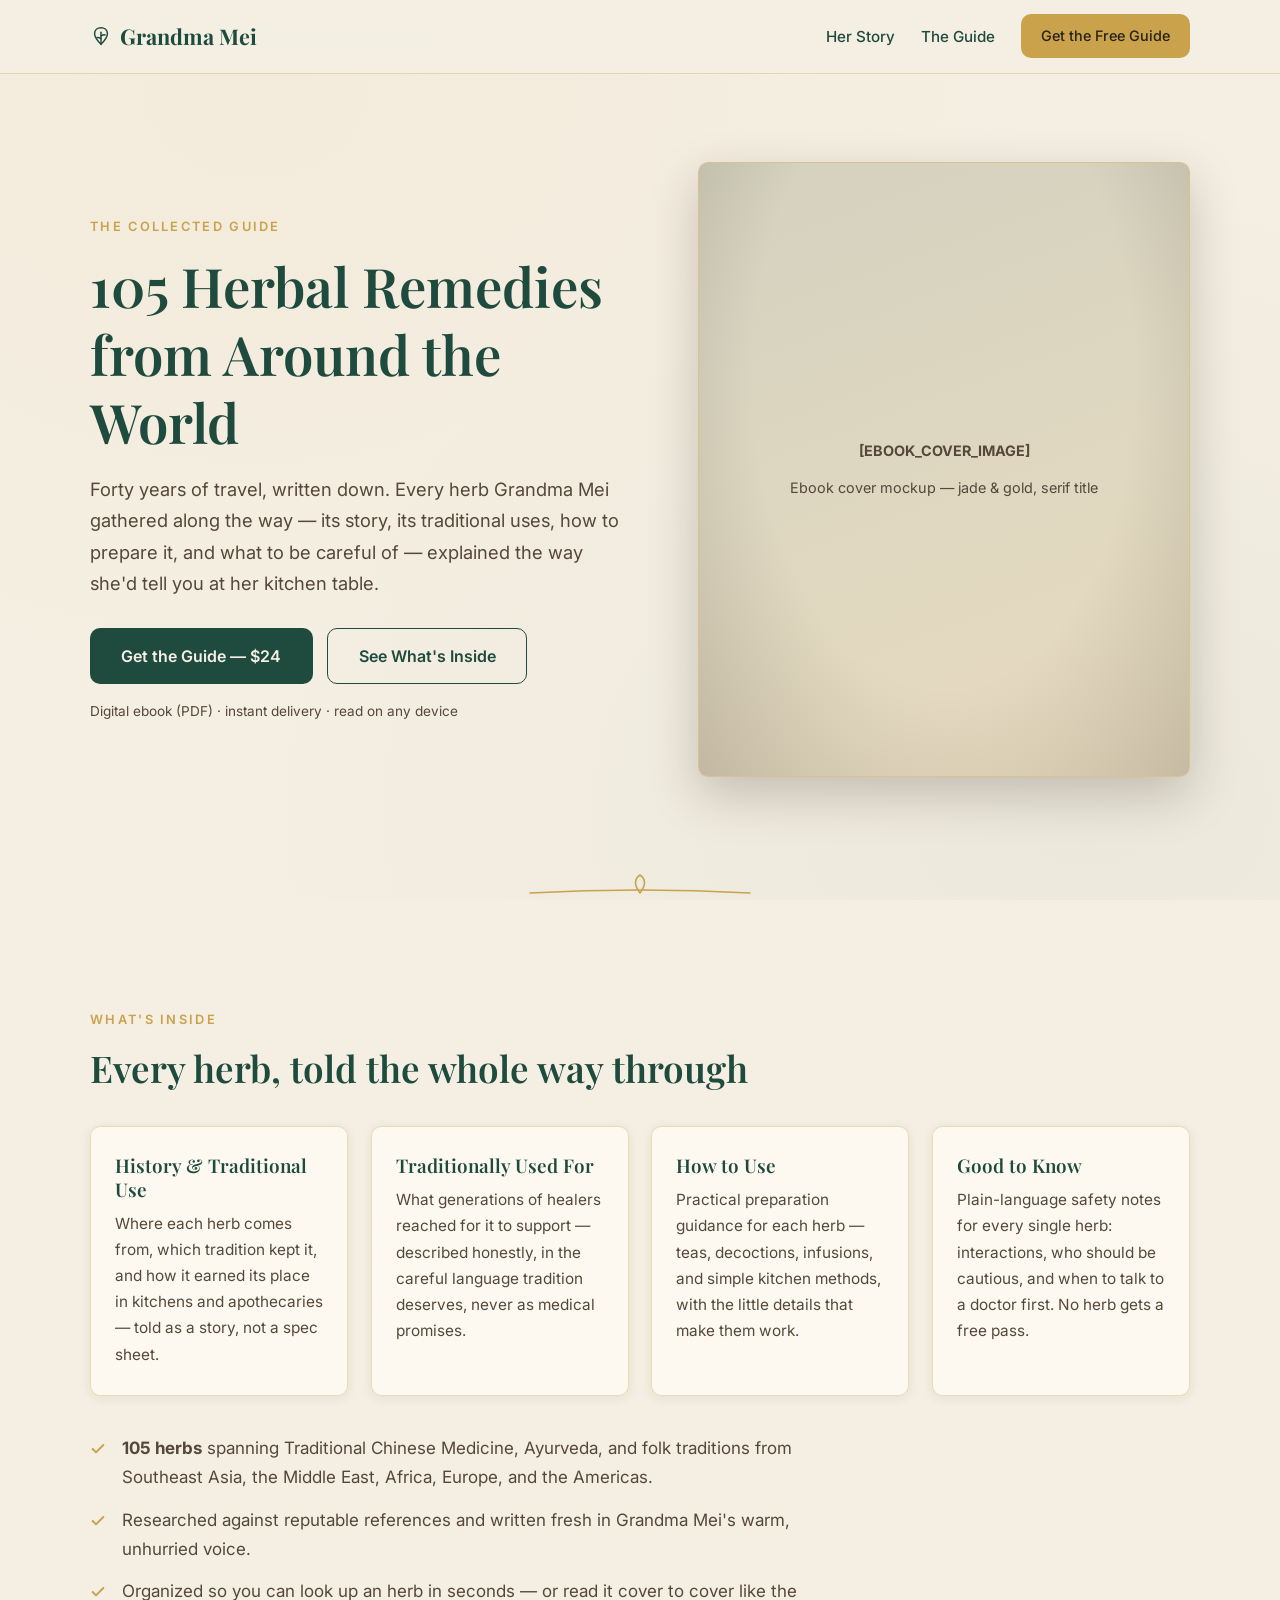
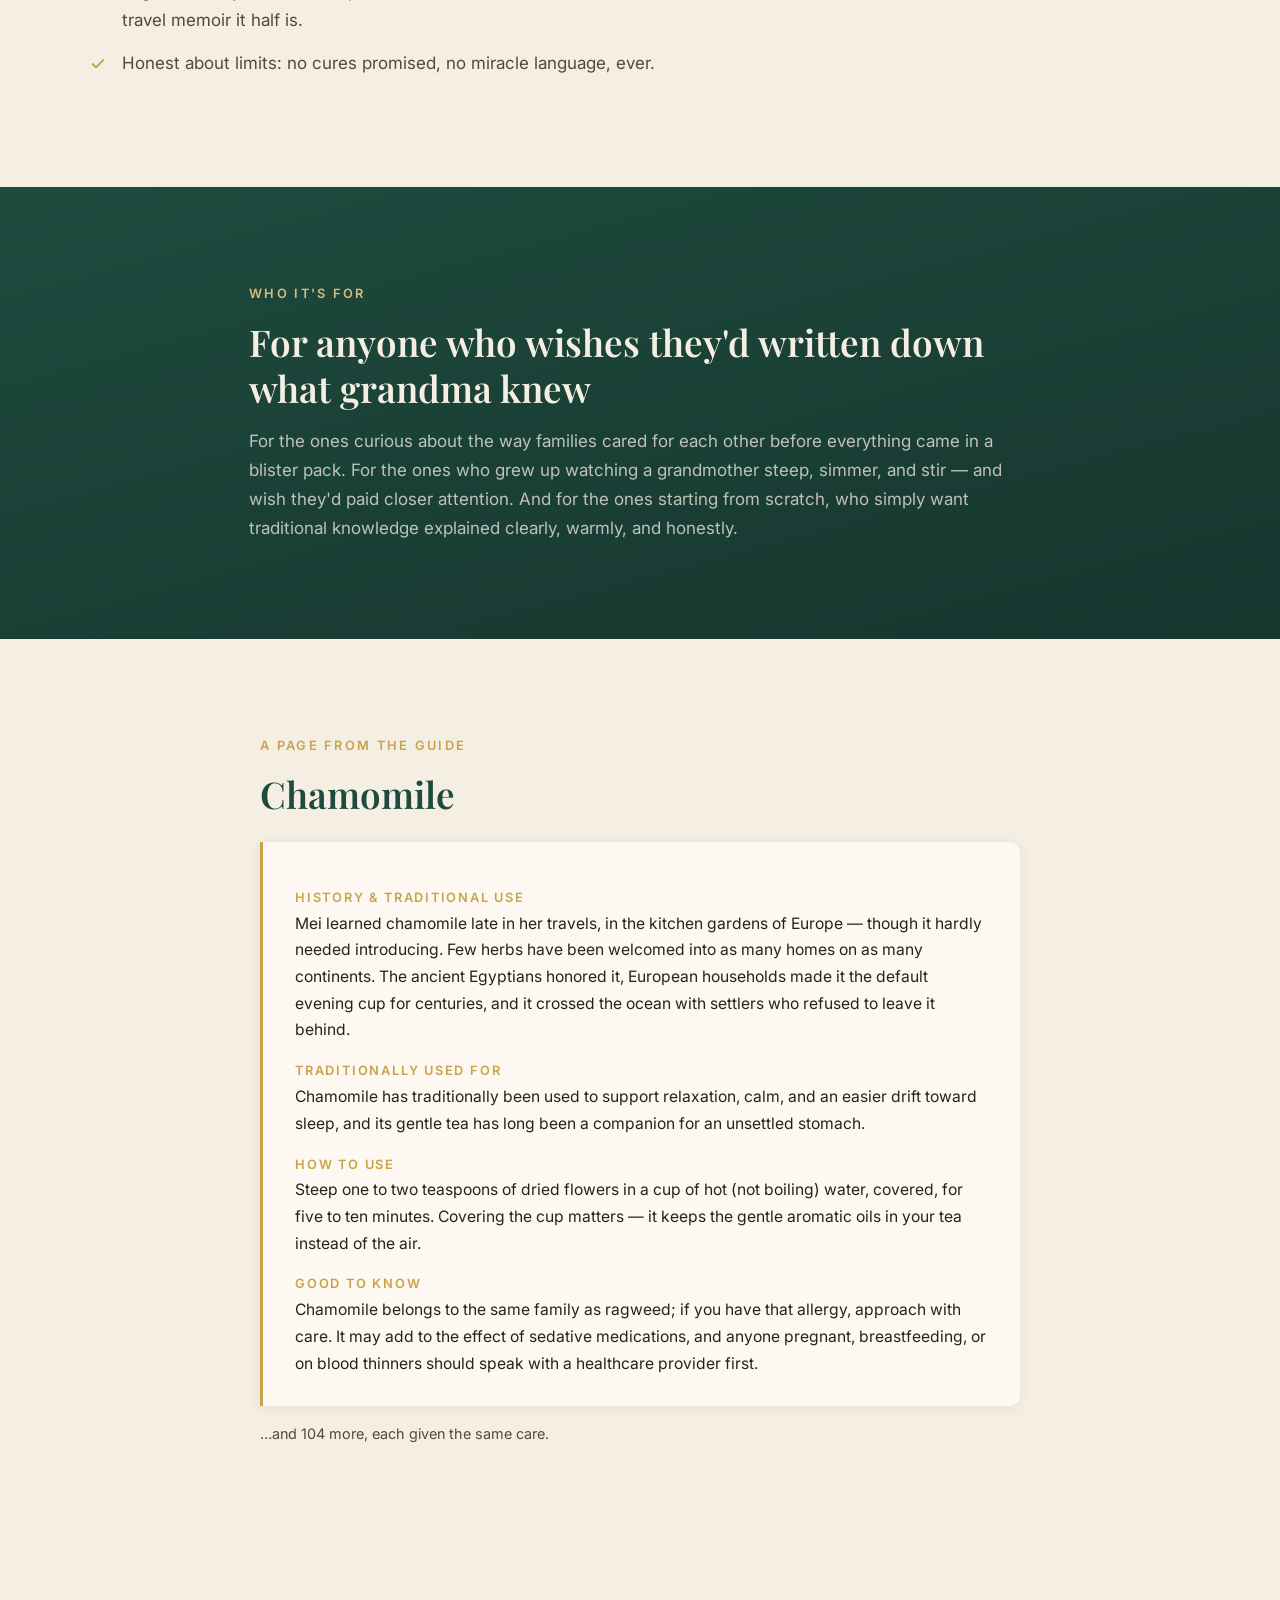
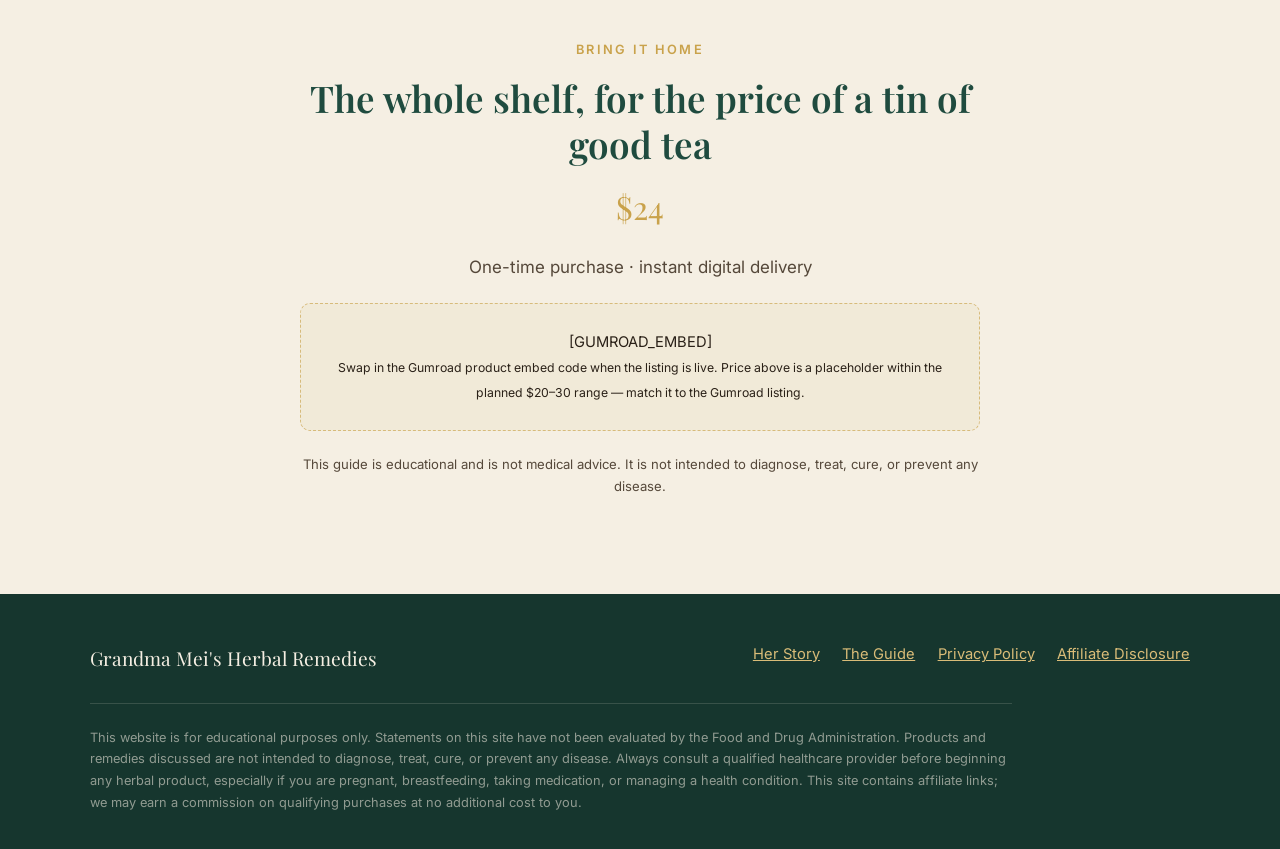
<file: ebook.html>
<!DOCTYPE html>
<html lang="en">
<head>
  <meta charset="UTF-8">
  <meta name="viewport" content="width=device-width, initial-scale=1.0">
  <title>The Guide — 105 Herbal Remedies from Around the World | Grandma Mei</title>
  <meta name="description" content="Grandma Mei's complete collected guide: 105 herbs from traditions across the world, each with its history, traditional uses, preparation guidance, and honest safety notes.">
  <link rel="preconnect" href="https://fonts.googleapis.com">
  <link rel="preconnect" href="https://fonts.gstatic.com" crossorigin>
  <link href="https://fonts.googleapis.com/css2?family=Playfair+Display:wght@600;700&family=Inter:wght@400;500;600&display=swap" rel="stylesheet">
  <link rel="stylesheet" href="css/styles.css">
</head>
<body>

  <header class="site-header">
    <div class="container site-header__inner">
      <a href="index.html" class="brand">
        <svg class="brand__leaf" viewBox="0 0 24 24" fill="none" stroke="currentColor" stroke-width="1.6" stroke-linecap="round" aria-hidden="true">
          <path d="M12 21c-4-4-7-7.6-7-11.5C5 5.5 8 3 12 3s7 2.5 7 6.5C19 13.4 16 17 12 21z"/><path d="M12 21V8"/>
          <path d="M12 12c1.5-1 3-1.4 4.5-1.2M12 15c-1.5-1-3-1.4-4.5-1.2"/>
        </svg>
        Grandma Mei
      </a>
      <button class="nav-toggle" aria-label="Toggle navigation" aria-expanded="false">
        <span></span><span></span><span></span>
      </button>
      <nav class="site-nav" aria-label="Main navigation">
        <a class="link-underline" href="story.html">Her Story</a>
        <a class="link-underline" href="ebook.html" aria-current="page">The Guide</a>
        <a class="btn btn--gold" href="index.html#free-guide">Get the Free Guide</a>
      </nav>
    </div>
  </header>

  <main>
    <!-- ================= Sales hero ================= -->
    <section class="hero">
      <div class="container hero__grid">
        <div>
          <p class="eyebrow reveal">The Collected Guide</p>
          <h1 class="hero__title reveal" style="--reveal-delay: 80ms;">105 Herbal Remedies from Around the World</h1>
          <p class="hero__lede reveal" style="--reveal-delay: 160ms;">Forty years of travel, written down. Every herb Grandma Mei gathered along the way — its story, its traditional uses, how to prepare it, and what to be careful of — explained the way she'd tell you at her kitchen table.</p>
          <div class="hero__ctas reveal" style="--reveal-delay: 240ms;">
            <a class="btn btn--primary" href="#buy">Get the Guide — $24</a>
            <a class="btn btn--outline" href="#inside">See What's Inside</a>
          </div>
          <p class="muted reveal" style="--reveal-delay: 300ms; font-size: 0.85rem; margin-top: 1rem;">Digital ebook (PDF) · instant delivery · read on any device</p>
        </div>
        <div class="reveal" style="--reveal-delay: 200ms;">
          <div class="portrait-frame" style="aspect-ratio: 4 / 5;">
            <!-- Replace with the ebook cover mockup when ready -->
            <div class="portrait-placeholder">
              <strong>[EBOOK_COVER_IMAGE]</strong>
              <span>Ebook cover mockup — jade &amp; gold, serif title</span>
            </div>
          </div>
        </div>
      </div>
    </section>

    <div class="divider reveal" data-draw aria-hidden="true">
      <svg viewBox="0 0 240 40">
        <path d="M10 20 Q 120 14, 230 20"/>
        <path d="M120 20 C 114 12, 114 6, 120 2 C 126 6, 126 12, 120 20"/>
      </svg>
    </div>

    <!-- ================= What's inside ================= -->
    <section id="inside">
      <div class="container">
        <p class="eyebrow reveal">What's Inside</p>
        <h2 class="reveal">Every herb, told the whole way through</h2>
        <div class="card-grid">
          <div class="card reveal">
            <h3>History &amp; Traditional Use</h3>
            <p>Where each herb comes from, which tradition kept it, and how it earned its place in kitchens and apothecaries — told as a story, not a spec sheet.</p>
          </div>
          <div class="card reveal" style="--reveal-delay: 100ms;">
            <h3>Traditionally Used For</h3>
            <p>What generations of healers reached for it to support — described honestly, in the careful language tradition deserves, never as medical promises.</p>
          </div>
          <div class="card reveal" style="--reveal-delay: 200ms;">
            <h3>How to Use</h3>
            <p>Practical preparation guidance for each herb — teas, decoctions, infusions, and simple kitchen methods, with the little details that make them work.</p>
          </div>
          <div class="card reveal" style="--reveal-delay: 300ms;">
            <h3>Good to Know</h3>
            <p>Plain-language safety notes for every single herb: interactions, who should be cautious, and when to talk to a doctor first. No herb gets a free pass.</p>
          </div>
        </div>

        <ul class="checklist" style="margin-top: 2.4rem; max-width: 44em;">
          <li class="reveal"><strong>105 herbs</strong> spanning Traditional Chinese Medicine, Ayurveda, and folk traditions from Southeast Asia, the Middle East, Africa, Europe, and the Americas.</li>
          <li class="reveal">Researched against reputable references and written fresh in Grandma Mei's warm, unhurried voice.</li>
          <li class="reveal">Organized so you can look up an herb in seconds — or read it cover to cover like the travel memoir it half is.</li>
          <li class="reveal">Honest about limits: no cures promised, no miracle language, ever.</li>
        </ul>
      </div>
    </section>

    <!-- ================= Who it's for (jade band) ================= -->
    <section class="band">
      <div class="container" style="max-width: 46em;">
        <p class="eyebrow reveal">Who It's For</p>
        <h2 class="reveal">For anyone who wishes they'd written down what grandma knew</h2>
        <p class="muted reveal" style="--reveal-delay: 100ms; margin-top: 1rem;">For the ones curious about the way families cared for each other before everything came in a blister pack. For the ones who grew up watching a grandmother steep, simmer, and stir — and wish they'd paid closer attention. And for the ones starting from scratch, who simply want traditional knowledge explained clearly, warmly, and honestly.</p>
      </div>
    </section>

    <!-- ================= Excerpt ================= -->
    <section>
      <div class="container container--narrow">
        <p class="eyebrow reveal">A Page from the Guide</p>
        <h2 class="reveal">Chamomile</h2>
        <div class="excerpt reveal" style="--reveal-delay: 120ms; margin-top: 1.6rem;">
          <h4>History &amp; Traditional Use</h4>
          <p>Mei learned chamomile late in her travels, in the kitchen gardens of Europe — though it hardly needed introducing. Few herbs have been welcomed into as many homes on as many continents. The ancient Egyptians honored it, European households made it the default evening cup for centuries, and it crossed the ocean with settlers who refused to leave it behind.</p>
          <h4>Traditionally Used For</h4>
          <p>Chamomile has traditionally been used to support relaxation, calm, and an easier drift toward sleep, and its gentle tea has long been a companion for an unsettled stomach.</p>
          <h4>How to Use</h4>
          <p>Steep one to two teaspoons of dried flowers in a cup of hot (not boiling) water, covered, for five to ten minutes. Covering the cup matters — it keeps the gentle aromatic oils in your tea instead of the air.</p>
          <h4>Good to Know</h4>
          <p>Chamomile belongs to the same family as ragweed; if you have that allergy, approach with care. It may add to the effect of sedative medications, and anyone pregnant, breastfeeding, or on blood thinners should speak with a healthcare provider first.</p>
        </div>
        <p class="muted reveal" style="font-size: 0.9rem; margin-top: 1rem;">…and 104 more, each given the same care.</p>
      </div>
    </section>

    <!-- ================= Buy (Gumroad) ================= -->
    <section id="buy">
      <div class="container" style="text-align:center; max-width: 40em;">
        <p class="eyebrow reveal">Bring It Home</p>
        <h2 class="reveal">The whole shelf, for the price of a tin of good tea</h2>
        <p class="price-tag reveal" style="--reveal-delay: 80ms; margin-top: 0.8rem;">$24</p>
        <p class="muted reveal" style="--reveal-delay: 140ms;">One-time purchase · instant digital delivery</p>
        <!-- Gumroad embedded checkout goes here once the product is live.
             Use Gumroad's overlay or embed widget; it handles payment,
             delivery, and receipts — no custom payment logic on this site. -->
        <div class="embed-placeholder reveal" style="--reveal-delay: 200ms;">
          [GUMROAD_EMBED]<br>
          <small>Swap in the Gumroad product embed code when the listing is live. Price above is a placeholder within the planned $20–30 range — match it to the Gumroad listing.</small>
        </div>
        <p class="muted reveal" style="--reveal-delay: 260ms; font-size: 0.82rem; margin-top: 1.4rem;">This guide is educational and is not medical advice. It is not intended to diagnose, treat, cure, or prevent any disease.</p>
      </div>
    </section>
  </main>

  <footer class="site-footer">
    <div class="container">
      <div class="site-footer__grid">
        <div class="site-footer__brand">Grandma Mei's Herbal Remedies</div>
        <nav class="site-footer__links" aria-label="Footer navigation">
          <a href="story.html">Her Story</a>
          <a href="ebook.html">The Guide</a>
          <a href="privacy.html">Privacy Policy</a>
          <a href="privacy.html#affiliate-disclosure">Affiliate Disclosure</a>
        </nav>
      </div>
      <p class="site-footer__disclaimer">This website is for educational purposes only. Statements on this site have not been evaluated by the Food and Drug Administration. Products and remedies discussed are not intended to diagnose, treat, cure, or prevent any disease. Always consult a qualified healthcare provider before beginning any herbal product, especially if you are pregnant, breastfeeding, taking medication, or managing a health condition. This site contains affiliate links; we may earn a commission on qualifying purchases at no additional cost to you.</p>
    </div>
  </footer>

  <script src="js/main.js" defer></script>
</body>
</html>
</file>
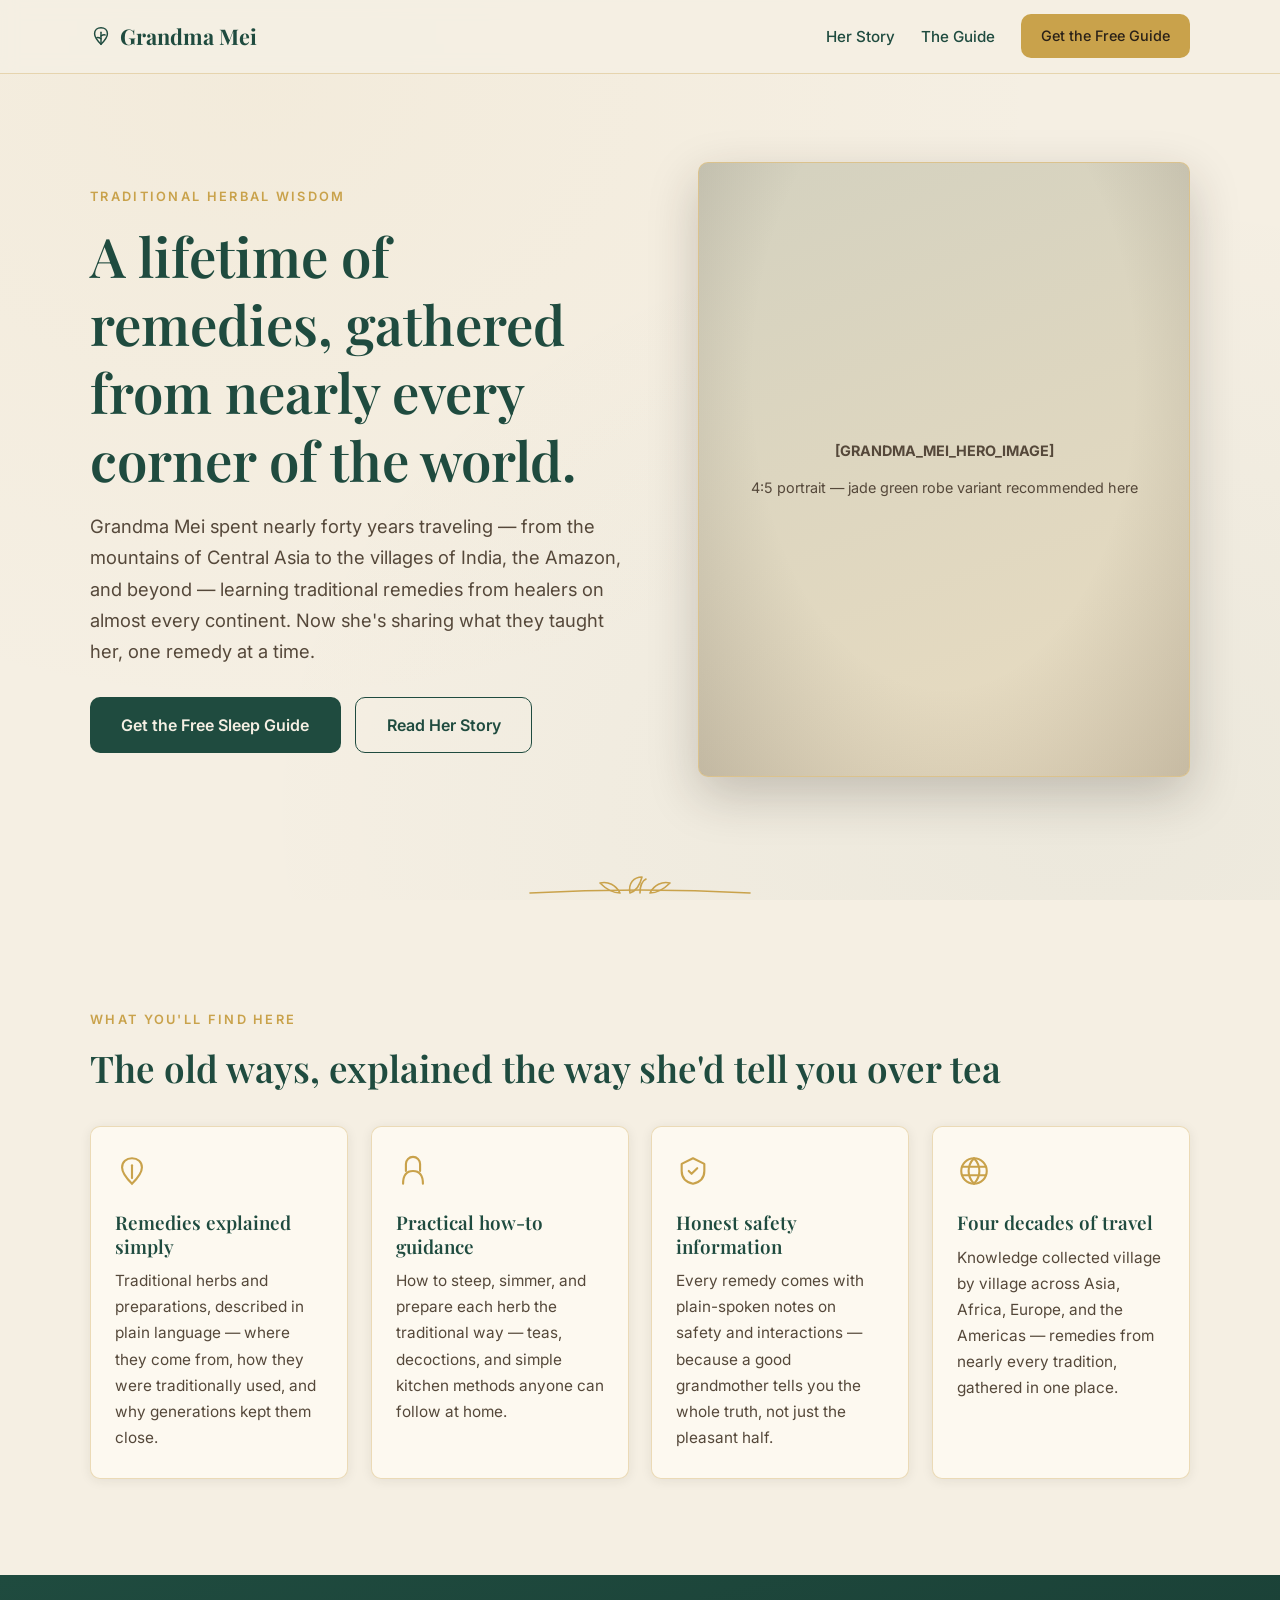
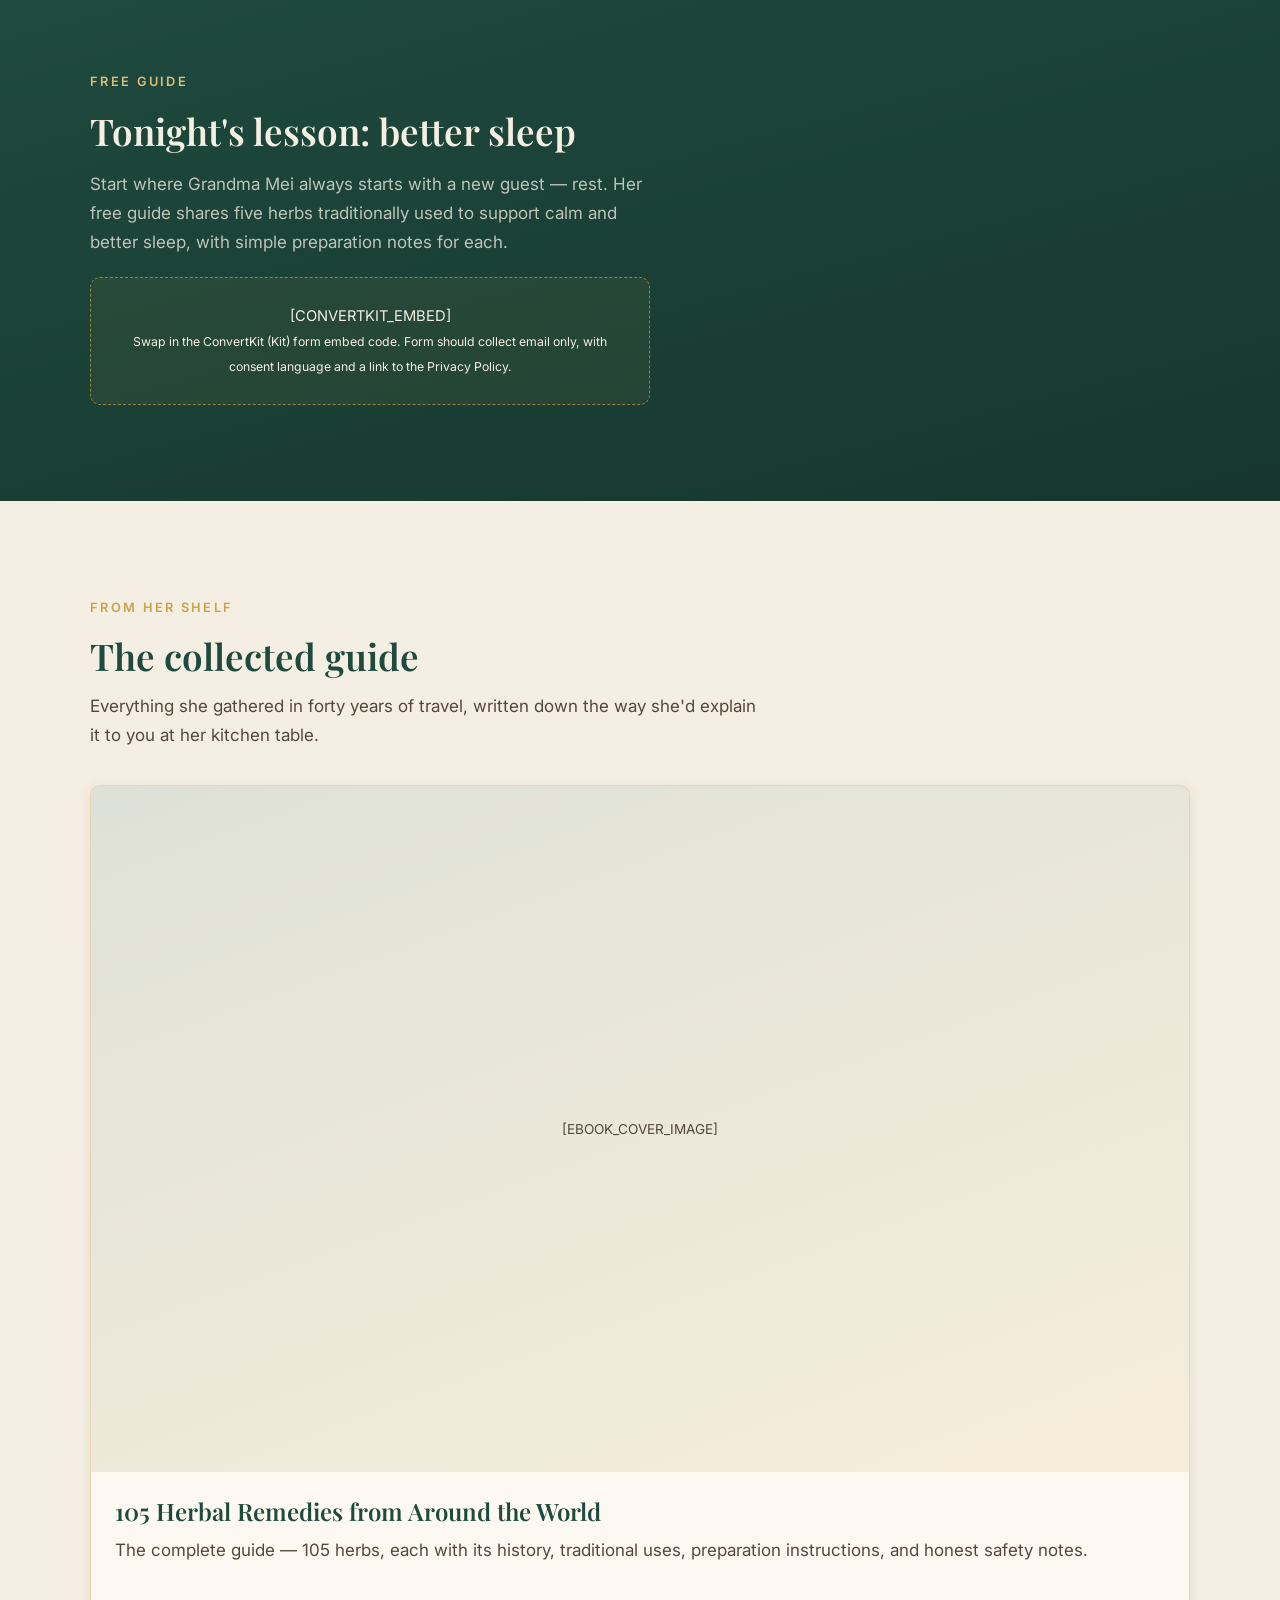
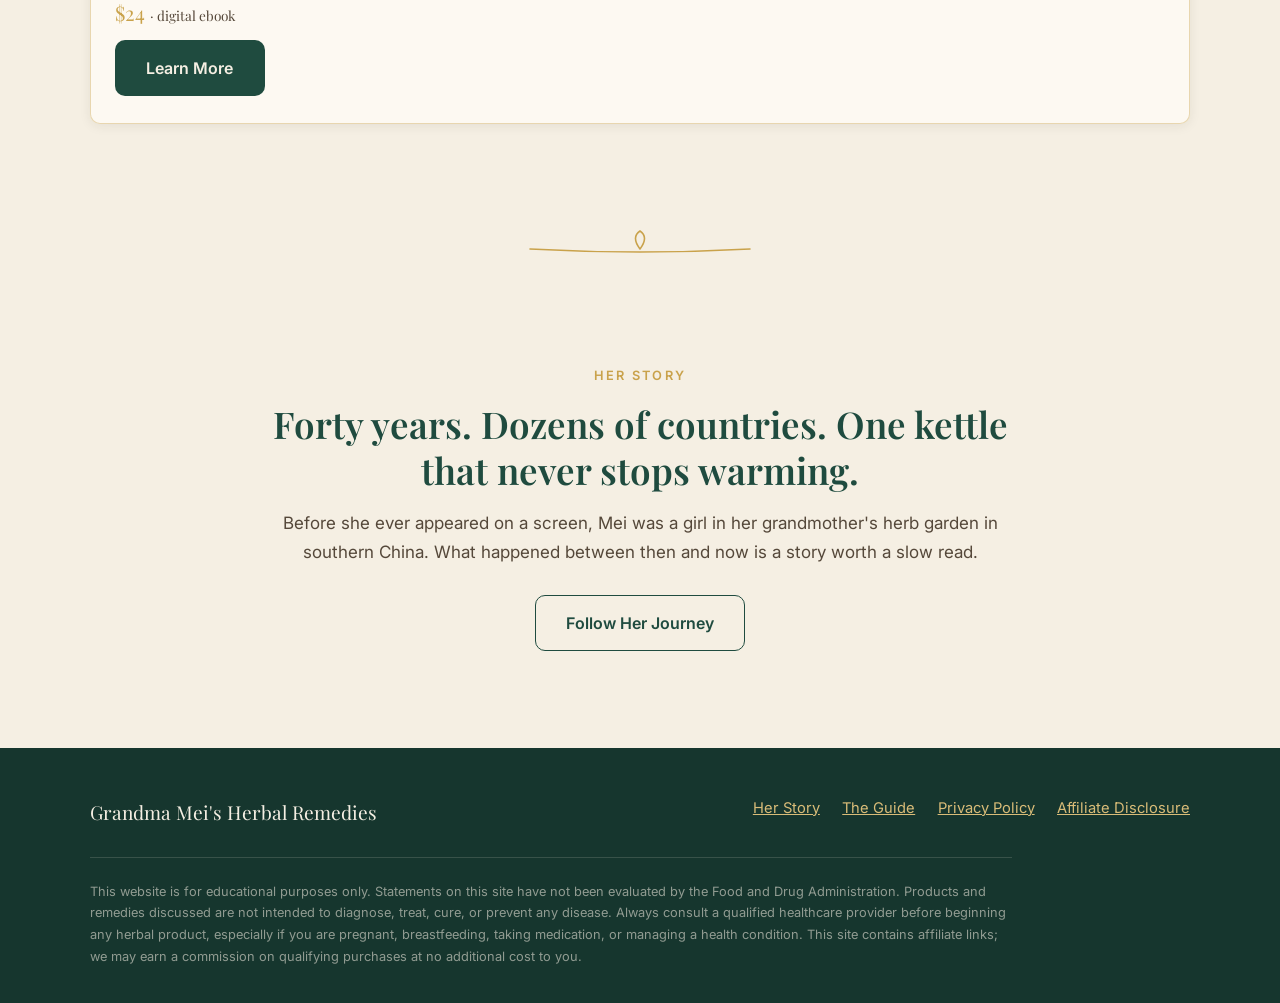
<file: INDEX~1.HTM>
<!DOCTYPE html>
<html lang="en">
<head>
  <meta charset="UTF-8">
  <meta name="viewport" content="width=device-width, initial-scale=1.0">
  <title>Grandma Mei's Herbal Remedies — Traditional Remedies, Passed Down Through Generations</title>
  <meta name="description" content="Grandma Mei spent nearly forty years traveling the world learning traditional remedies from healers on almost every continent. Now she's sharing a lifetime of collected wisdom, one remedy at a time.">
  <link rel="preconnect" href="https://fonts.googleapis.com">
  <link rel="preconnect" href="https://fonts.gstatic.com" crossorigin>
  <link href="https://fonts.googleapis.com/css2?family=Playfair+Display:wght@600;700&family=Inter:wght@400;500;600&display=swap" rel="stylesheet">
  <link rel="stylesheet" href="css/styles.css">
</head>
<body>

  <!-- ================= Header ================= -->
  <header class="site-header">
    <div class="container site-header__inner">
      <a href="index.html" class="brand">
        <svg class="brand__leaf" viewBox="0 0 24 24" fill="none" stroke="currentColor" stroke-width="1.6" stroke-linecap="round" aria-hidden="true">
          <path d="M12 21c-4-4-7-7.6-7-11.5C5 5.5 8 3 12 3s7 2.5 7 6.5C19 13.4 16 17 12 21z" fill="none"/>
          <path d="M12 21V8"/>
          <path d="M12 12c1.5-1 3-1.4 4.5-1.2M12 15c-1.5-1-3-1.4-4.5-1.2"/>
        </svg>
        Grandma Mei
      </a>
      <button class="nav-toggle" aria-label="Toggle navigation" aria-expanded="false">
        <span></span><span></span><span></span>
      </button>
      <nav class="site-nav" aria-label="Main navigation">
        <a class="link-underline" href="story.html">Her Story</a>
        <a class="link-underline" href="ebook.html">The Guide</a>
        <!-- Future products slot into this nav as they launch, e.g.:
             <a class="link-underline" href="course.html">The Course</a>
             <a class="link-underline" href="source-guide.html">Where to Find Herbs</a> -->
        <a class="btn btn--gold" href="#free-guide" data-open-modal>Get the Free Guide</a>
      </nav>
    </div>
  </header>

  <main>
    <!-- ================= Hero ================= -->
    <section class="hero">
      <div class="motes" aria-hidden="true"></div>
      <div class="container hero__grid">
        <div>
          <p class="eyebrow reveal">Traditional Herbal Wisdom</p>
          <h1 class="hero__title reveal" style="--reveal-delay: 80ms;">A lifetime of remedies, gathered from nearly every corner of the world.</h1>
          <p class="hero__lede reveal" style="--reveal-delay: 160ms;">Grandma Mei spent nearly forty years traveling — from the mountains of Central Asia to the villages of India, the Amazon, and beyond — learning traditional remedies from healers on almost every continent. Now she's sharing what they taught her, one remedy at a time.</p>
          <div class="hero__ctas reveal" style="--reveal-delay: 240ms;">
            <a class="btn btn--primary" href="#free-guide" data-open-modal>Get the Free Sleep Guide</a>
            <a class="btn btn--outline" href="story.html">Read Her Story</a>
          </div>
        </div>
        <div class="reveal" style="--reveal-delay: 200ms;">
          <div class="steam-scene" style="display:block;">
            <!-- Steam wisps rising from behind the portrait frame -->
            <svg class="steam steam--on-parchment" viewBox="0 0 60 90" aria-hidden="true">
              <path d="M30 85 C 22 70, 38 60, 30 45 C 24 33, 34 25, 30 12"/>
              <path d="M20 85 C 14 72, 27 62, 21 48 C 16 37, 25 28, 21 16"/>
              <path d="M41 85 C 35 71, 47 61, 40 46 C 35 36, 44 27, 40 14"/>
            </svg>
            <div class="portrait-frame">
              <!-- Replace this placeholder div with the real portrait:
                   <img src="images/grandma-mei-hero.jpg"
                        alt="Grandma Mei, an elderly Chinese herbalist in a jade green silk robe, seated in her warmly lit home apothecary surrounded by hanging dried herbs and ceramic jars."
                        width="800" height="1000"> -->
              <div class="portrait-placeholder">
                <strong>[GRANDMA_MEI_HERO_IMAGE]</strong>
                <span>4:5 portrait — jade green robe variant recommended here</span>
              </div>
            </div>
          </div>
        </div>
      </div>
    </section>

    <!-- Botanical divider (self-drawing sprig) -->
    <div class="divider reveal" data-draw aria-hidden="true">
      <svg viewBox="0 0 240 40">
        <path d="M10 20 Q 120 14, 230 20"/>
        <path d="M100 20 C 96 12, 88 8, 80 10 C 86 16, 92 20, 100 20 M110 20 C 108 10, 114 4, 122 4 C 120 12, 116 18, 110 20 M130 20 C 134 12, 142 8, 150 10 C 144 16, 138 20, 130 20"/>
        <path d="M120 20 C 120 14, 122 8, 126 6"/>
      </svg>
    </div>

    <!-- ================= What you'll find here ================= -->
    <section>
      <div class="container">
        <p class="eyebrow reveal">What You'll Find Here</p>
        <h2 class="reveal">The old ways, explained the way she'd tell you over tea</h2>
        <div class="card-grid">
          <div class="card reveal">
            <svg class="card__icon" viewBox="0 0 24 24" fill="none" stroke="currentColor" stroke-width="1.5" stroke-linecap="round" aria-hidden="true"><path d="M12 21c-4-4-7-7.6-7-11.5C5 5.5 8 3 12 3s7 2.5 7 6.5C19 13.4 16 17 12 21z"/><path d="M12 17V8"/></svg>
            <h3>Remedies explained simply</h3>
            <p>Traditional herbs and preparations, described in plain language — where they come from, how they were traditionally used, and why generations kept them close.</p>
          </div>
          <div class="card reveal" style="--reveal-delay: 100ms;">
            <svg class="card__icon" viewBox="0 0 24 24" fill="none" stroke="currentColor" stroke-width="1.5" stroke-linecap="round" stroke-linejoin="round" aria-hidden="true"><path d="M5 21c0-6 2-9 7-9s7 3 7 9"/><path d="M7 12V7a5 5 0 0 1 10 0v5"/></svg>
            <h3>Practical how-to guidance</h3>
            <p>How to steep, simmer, and prepare each herb the traditional way — teas, decoctions, and simple kitchen methods anyone can follow at home.</p>
          </div>
          <div class="card reveal" style="--reveal-delay: 200ms;">
            <svg class="card__icon" viewBox="0 0 24 24" fill="none" stroke="currentColor" stroke-width="1.5" stroke-linecap="round" stroke-linejoin="round" aria-hidden="true"><path d="M12 3l8 4v5c0 5-3.5 8-8 9-4.5-1-8-4-8-9V7z"/><path d="M9 12l2 2 4-4"/></svg>
            <h3>Honest safety information</h3>
            <p>Every remedy comes with plain-spoken notes on safety and interactions — because a good grandmother tells you the whole truth, not just the pleasant half.</p>
          </div>
          <div class="card reveal" style="--reveal-delay: 300ms;">
            <svg class="card__icon" viewBox="0 0 24 24" fill="none" stroke="currentColor" stroke-width="1.5" stroke-linecap="round" stroke-linejoin="round" aria-hidden="true"><circle cx="12" cy="12" r="9"/><path d="M3.6 9h16.8M3.6 15h16.8M12 3c2.5 2.6 3.8 5.7 3.8 9S14.5 18.4 12 21c-2.5-2.6-3.8-5.7-3.8-9S9.5 5.6 12 3z"/></svg>
            <h3>Four decades of travel</h3>
            <p>Knowledge collected village by village across Asia, Africa, Europe, and the Americas — remedies from nearly every tradition, gathered in one place.</p>
          </div>
        </div>
      </div>
    </section>

    <!-- ================= Email capture (jade band) ================= -->
    <section class="band" id="free-guide">
      <div class="container">
        <div class="email-capture">
          <p class="eyebrow reveal">Free Guide</p>
          <h2 class="reveal">Tonight's lesson: better sleep</h2>
          <p class="muted reveal" style="--reveal-delay: 100ms; margin-top: 1rem;">Start where Grandma Mei always starts with a new guest — rest. Her free guide shares five herbs traditionally used to support calm and better sleep, with simple preparation notes for each.</p>
          <!-- ConvertKit form embed goes here once the Kit account is live -->
          <div class="embed-placeholder reveal" style="--reveal-delay: 180ms;">
            [CONVERTKIT_EMBED]<br>
            <small>Swap in the ConvertKit (Kit) form embed code. Form should collect email only, with consent language and a link to the Privacy Policy.</small>
          </div>
        </div>
      </div>
    </section>

    <!-- ================= From her shelf (products — catalog-ready) ================= -->
    <section>
      <div class="container">
        <p class="eyebrow reveal">From Her Shelf</p>
        <h2 class="reveal">The collected guide</h2>
        <p class="muted reveal" style="--reveal-delay: 100ms; max-width: 40em; margin-top: 0.8rem;">Everything she gathered in forty years of travel, written down the way she'd explain it to you at her kitchen table.</p>

        <!-- The product grid is intentionally built to grow: duplicate a
             .product-card for each future product (course, starter kit,
             membership) and it will lay itself out automatically. -->
        <div class="product-grid">
          <article class="product-card reveal">
            <div class="product-card__media">[EBOOK_COVER_IMAGE]</div>
            <div class="product-card__body">
              <h3>105 Herbal Remedies from Around the World</h3>
              <p class="muted">The complete guide — 105 herbs, each with its history, traditional uses, preparation instructions, and honest safety notes.</p>
              <p class="product-card__price">$24 <span class="muted" style="font-size:0.85rem;">· digital ebook</span></p>
              <a class="btn btn--primary" href="ebook.html">Learn More</a>
            </div>
          </article>

          <!-- Template for future products — uncomment and edit when ready:
          <article class="product-card reveal">
            <div class="product-card__media">[PRODUCT_IMAGE]</div>
            <div class="product-card__body">
              <span class="product-card__badge">Coming Soon</span>
              <h3>Product name</h3>
              <p class="muted">One-sentence description.</p>
              <p class="product-card__price">$0</p>
              <a class="btn btn--primary" href="#">Learn More</a>
            </div>
          </article>
          -->
        </div>
      </div>
    </section>

    <!-- Botanical divider -->
    <div class="divider reveal" data-draw aria-hidden="true">
      <svg viewBox="0 0 240 40">
        <path d="M10 20 Q 120 26, 230 20"/>
        <path d="M120 20 C 114 12, 114 6, 120 2 C 126 6, 126 12, 120 20"/>
      </svg>
    </div>

    <!-- ================= Story teaser ================= -->
    <section>
      <div class="container" style="text-align:center; max-width: 44em;">
        <p class="eyebrow reveal">Her Story</p>
        <h2 class="reveal">Forty years. Dozens of countries. One kettle that never stops warming.</h2>
        <p class="muted reveal" style="--reveal-delay: 100ms; margin-top: 1rem;">Before she ever appeared on a screen, Mei was a girl in her grandmother's herb garden in southern China. What happened between then and now is a story worth a slow read.</p>
        <div class="reveal" style="--reveal-delay: 200ms; margin-top: 1.8rem;">
          <a class="btn btn--outline" href="story.html">Follow Her Journey</a>
        </div>
      </div>
    </section>
  </main>

  <!-- ================= Footer ================= -->
  <footer class="site-footer">
    <div class="container">
      <div class="site-footer__grid">
        <div class="site-footer__brand">Grandma Mei's Herbal Remedies</div>
        <nav class="site-footer__links" aria-label="Footer navigation">
          <a href="story.html">Her Story</a>
          <a href="ebook.html">The Guide</a>
          <a href="privacy.html">Privacy Policy</a>
          <a href="privacy.html#affiliate-disclosure">Affiliate Disclosure</a>
        </nav>
      </div>
      <p class="site-footer__disclaimer">This website is for educational purposes only. Statements on this site have not been evaluated by the Food and Drug Administration. Products and remedies discussed are not intended to diagnose, treat, cure, or prevent any disease. Always consult a qualified healthcare provider before beginning any herbal product, especially if you are pregnant, breastfeeding, taking medication, or managing a health condition. This site contains affiliate links; we may earn a commission on qualifying purchases at no additional cost to you.</p>
    </div>
  </footer>

  <!-- ================= First-visit email modal (soft gate, dismissible) ================= -->
  <div class="modal-overlay" id="email-modal" role="dialog" aria-modal="true" aria-labelledby="modal-title" aria-hidden="true">
    <div class="modal">
      <button class="modal__close" aria-label="Close">&times;</button>
      <svg class="modal__leaf" viewBox="0 0 24 24" fill="none" stroke="currentColor" stroke-width="1.4" stroke-linecap="round" aria-hidden="true">
        <path d="M12 21c-4-4-7-7.6-7-11.5C5 5.5 8 3 12 3s7 2.5 7 6.5C19 13.4 16 17 12 21z"/><path d="M12 17V8"/>
      </svg>
      <h2 id="modal-title">A small gift before you look around</h2>
      <p>Grandma Mei's free guide — five herbs traditionally used to support calm and better sleep, with simple preparation notes for each. Where should she send it?</p>
      <div class="embed-placeholder">
        [CONVERTKIT_EMBED]<br>
        <small>Same ConvertKit form embed as the inline section.</small>
      </div>
    </div>
  </div>

  <script src="js/main.js" defer></script>
</body>
</html>
</file>
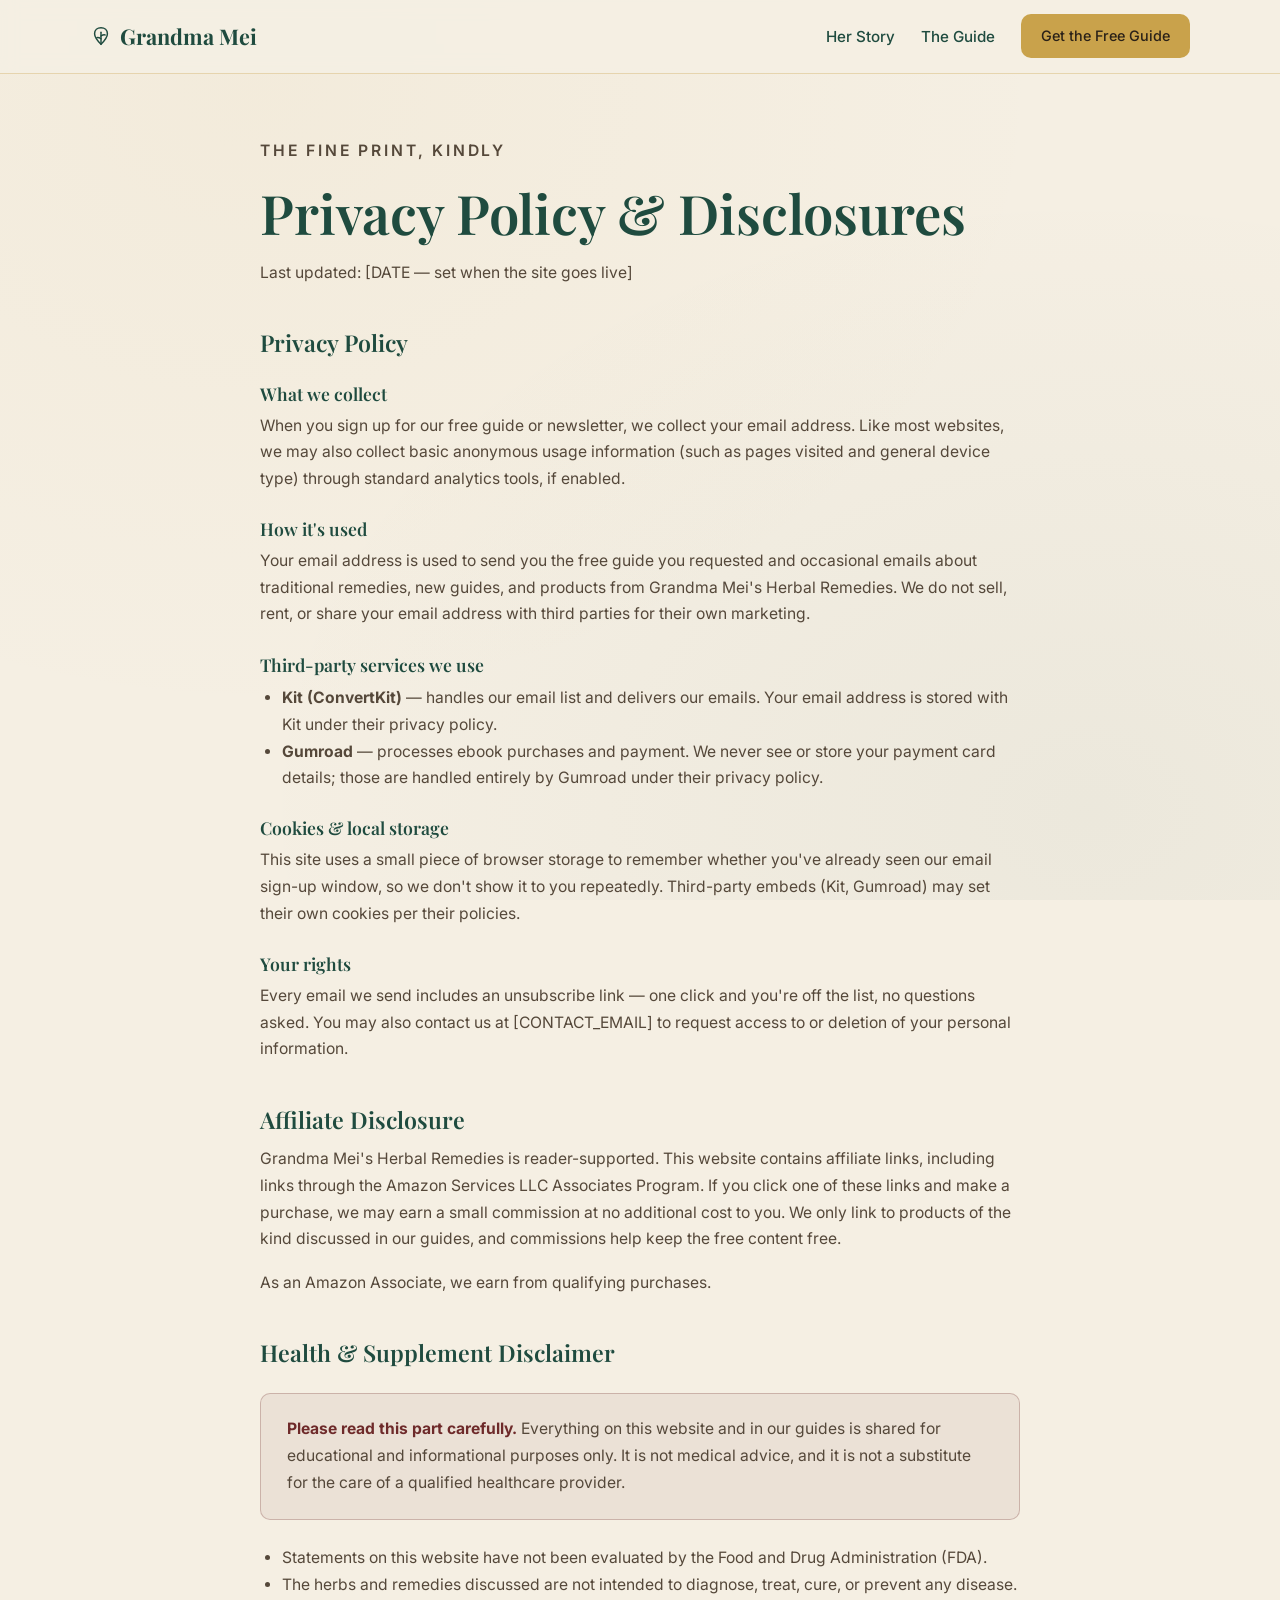
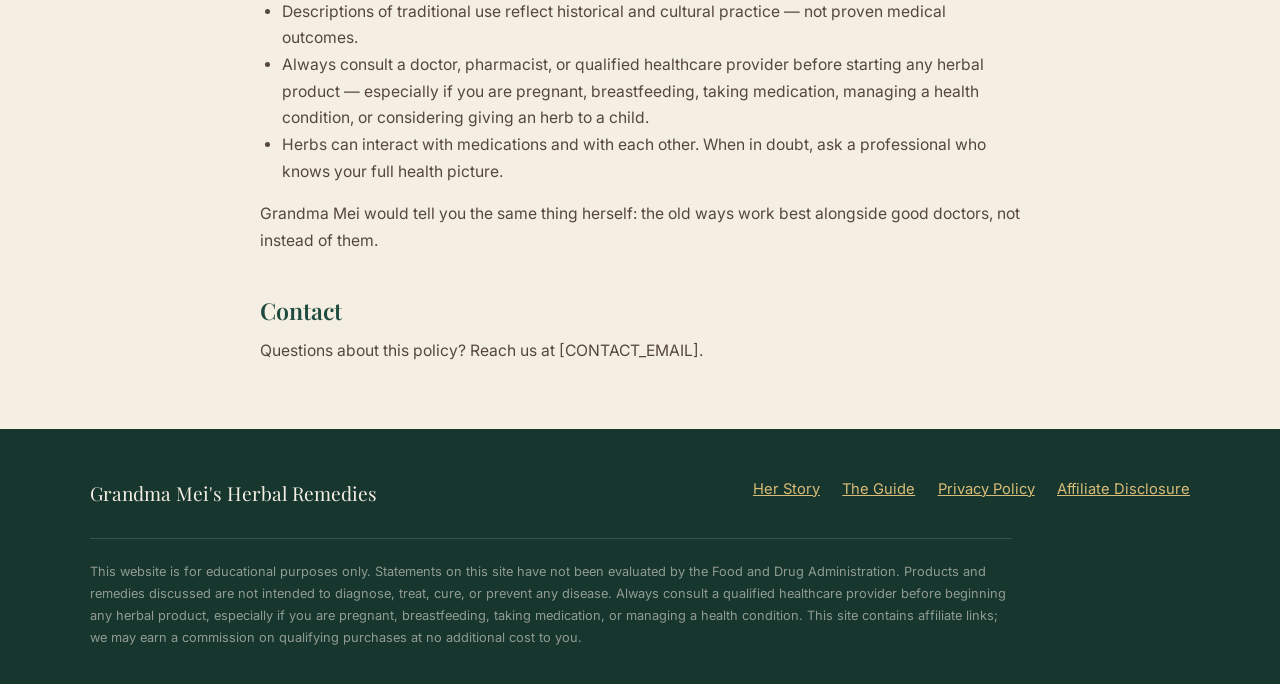
<file: privacy.html>
<!DOCTYPE html>
<html lang="en">
<head>
  <meta charset="UTF-8">
  <meta name="viewport" content="width=device-width, initial-scale=1.0">
  <title>Privacy Policy &amp; Disclosures — Grandma Mei's Herbal Remedies</title>
  <meta name="description" content="Privacy policy, affiliate disclosure, and health disclaimer for Grandma Mei's Herbal Remedies.">
  <link rel="preconnect" href="https://fonts.googleapis.com">
  <link rel="preconnect" href="https://fonts.gstatic.com" crossorigin>
  <link href="https://fonts.googleapis.com/css2?family=Playfair+Display:wght@600;700&family=Inter:wght@400;500;600&display=swap" rel="stylesheet">
  <link rel="stylesheet" href="css/styles.css">
</head>
<body>

  <header class="site-header">
    <div class="container site-header__inner">
      <a href="index.html" class="brand">
        <svg class="brand__leaf" viewBox="0 0 24 24" fill="none" stroke="currentColor" stroke-width="1.6" stroke-linecap="round" aria-hidden="true">
          <path d="M12 21c-4-4-7-7.6-7-11.5C5 5.5 8 3 12 3s7 2.5 7 6.5C19 13.4 16 17 12 21z"/><path d="M12 21V8"/>
          <path d="M12 12c1.5-1 3-1.4 4.5-1.2M12 15c-1.5-1-3-1.4-4.5-1.2"/>
        </svg>
        Grandma Mei
      </a>
      <button class="nav-toggle" aria-label="Toggle navigation" aria-expanded="false">
        <span></span><span></span><span></span>
      </button>
      <nav class="site-nav" aria-label="Main navigation">
        <a class="link-underline" href="story.html">Her Story</a>
        <a class="link-underline" href="ebook.html">The Guide</a>
        <a class="btn btn--gold" href="index.html#free-guide">Get the Free Guide</a>
      </nav>
    </div>
  </header>

  <main class="legal">
    <div class="container container--narrow" style="padding: clamp(2.5rem, 6vw, 4rem) 0 4rem;">
      <p class="eyebrow">The Fine Print, Kindly</p>
      <h1>Privacy Policy &amp; Disclosures</h1>
      <p class="muted" style="margin-top: 0.8rem;">Last updated: [DATE — set when the site goes live]</p>

      <!-- NOTE: This page is a scaffold. The site owner should review and
           finalize the exact legal language (and add business/contact details)
           before launch. -->

      <h2 id="privacy">Privacy Policy</h2>

      <h3>What we collect</h3>
      <p>When you sign up for our free guide or newsletter, we collect your email address. Like most websites, we may also collect basic anonymous usage information (such as pages visited and general device type) through standard analytics tools, if enabled.</p>

      <h3>How it's used</h3>
      <p>Your email address is used to send you the free guide you requested and occasional emails about traditional remedies, new guides, and products from Grandma Mei's Herbal Remedies. We do not sell, rent, or share your email address with third parties for their own marketing.</p>

      <h3>Third-party services we use</h3>
      <ul>
        <li><strong>Kit (ConvertKit)</strong> — handles our email list and delivers our emails. Your email address is stored with Kit under their privacy policy.</li>
        <li><strong>Gumroad</strong> — processes ebook purchases and payment. We never see or store your payment card details; those are handled entirely by Gumroad under their privacy policy.</li>
      </ul>

      <h3>Cookies &amp; local storage</h3>
      <p>This site uses a small piece of browser storage to remember whether you've already seen our email sign-up window, so we don't show it to you repeatedly. Third-party embeds (Kit, Gumroad) may set their own cookies per their policies.</p>

      <h3>Your rights</h3>
      <p>Every email we send includes an unsubscribe link — one click and you're off the list, no questions asked. You may also contact us at [CONTACT_EMAIL] to request access to or deletion of your personal information.</p>

      <h2 id="affiliate-disclosure">Affiliate Disclosure</h2>
      <p>Grandma Mei's Herbal Remedies is reader-supported. This website contains affiliate links, including links through the Amazon Services LLC Associates Program. If you click one of these links and make a purchase, we may earn a small commission at no additional cost to you. We only link to products of the kind discussed in our guides, and commissions help keep the free content free.</p>
      <p>As an Amazon Associate, we earn from qualifying purchases.</p>

      <h2 id="health-disclaimer">Health &amp; Supplement Disclaimer</h2>
      <div class="notice">
        <p><strong>Please read this part carefully.</strong> Everything on this website and in our guides is shared for educational and informational purposes only. It is not medical advice, and it is not a substitute for the care of a qualified healthcare provider.</p>
      </div>
      <ul>
        <li>Statements on this website have not been evaluated by the Food and Drug Administration (FDA).</li>
        <li>The herbs and remedies discussed are not intended to diagnose, treat, cure, or prevent any disease.</li>
        <li>Descriptions of traditional use reflect historical and cultural practice — not proven medical outcomes.</li>
        <li>Always consult a doctor, pharmacist, or qualified healthcare provider before starting any herbal product — especially if you are pregnant, breastfeeding, taking medication, managing a health condition, or considering giving an herb to a child.</li>
        <li>Herbs can interact with medications and with each other. When in doubt, ask a professional who knows your full health picture.</li>
      </ul>
      <p>Grandma Mei would tell you the same thing herself: the old ways work best alongside good doctors, not instead of them.</p>

      <h2>Contact</h2>
      <p>Questions about this policy? Reach us at [CONTACT_EMAIL].</p>
    </div>
  </main>

  <footer class="site-footer">
    <div class="container">
      <div class="site-footer__grid">
        <div class="site-footer__brand">Grandma Mei's Herbal Remedies</div>
        <nav class="site-footer__links" aria-label="Footer navigation">
          <a href="story.html">Her Story</a>
          <a href="ebook.html">The Guide</a>
          <a href="privacy.html">Privacy Policy</a>
          <a href="privacy.html#affiliate-disclosure">Affiliate Disclosure</a>
        </nav>
      </div>
      <p class="site-footer__disclaimer">This website is for educational purposes only. Statements on this site have not been evaluated by the Food and Drug Administration. Products and remedies discussed are not intended to diagnose, treat, cure, or prevent any disease. Always consult a qualified healthcare provider before beginning any herbal product, especially if you are pregnant, breastfeeding, taking medication, or managing a health condition. This site contains affiliate links; we may earn a commission on qualifying purchases at no additional cost to you.</p>
    </div>
  </footer>

  <script src="js/main.js" defer></script>
</body>
</html>
</file>
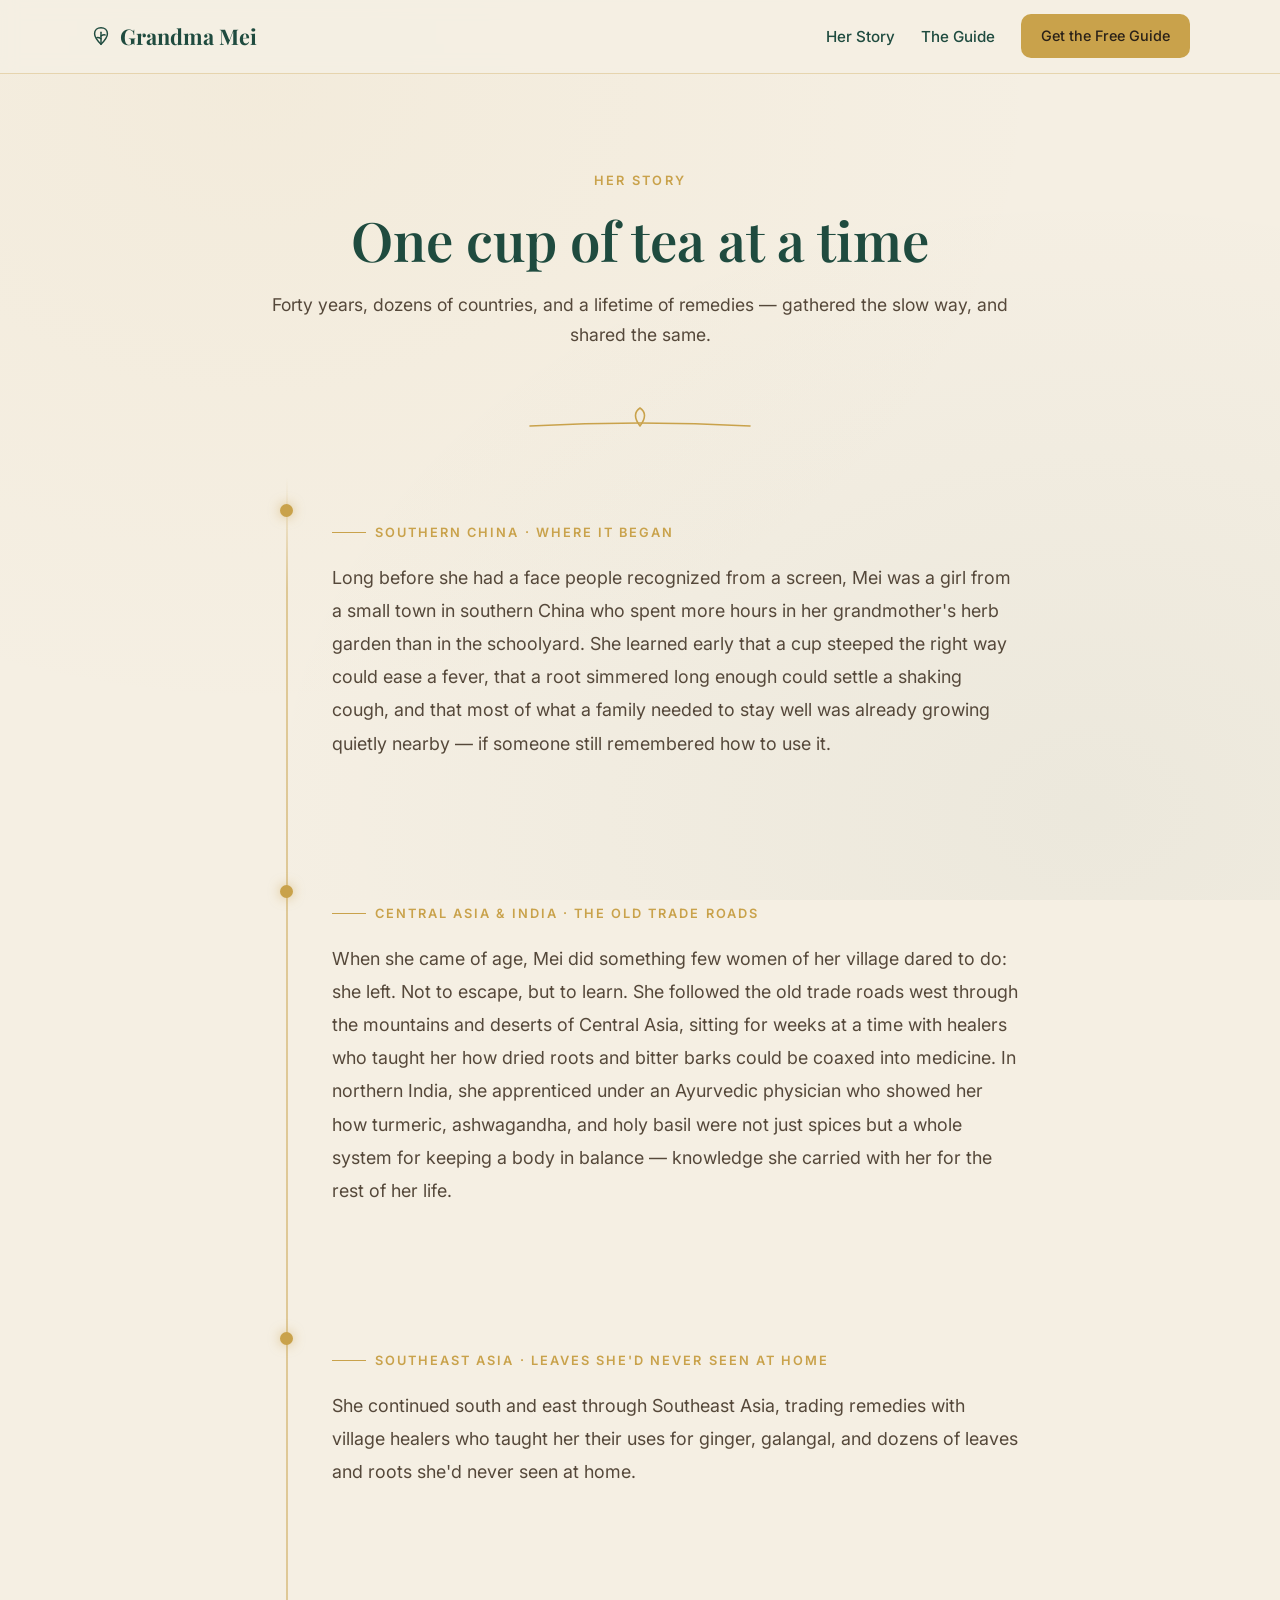
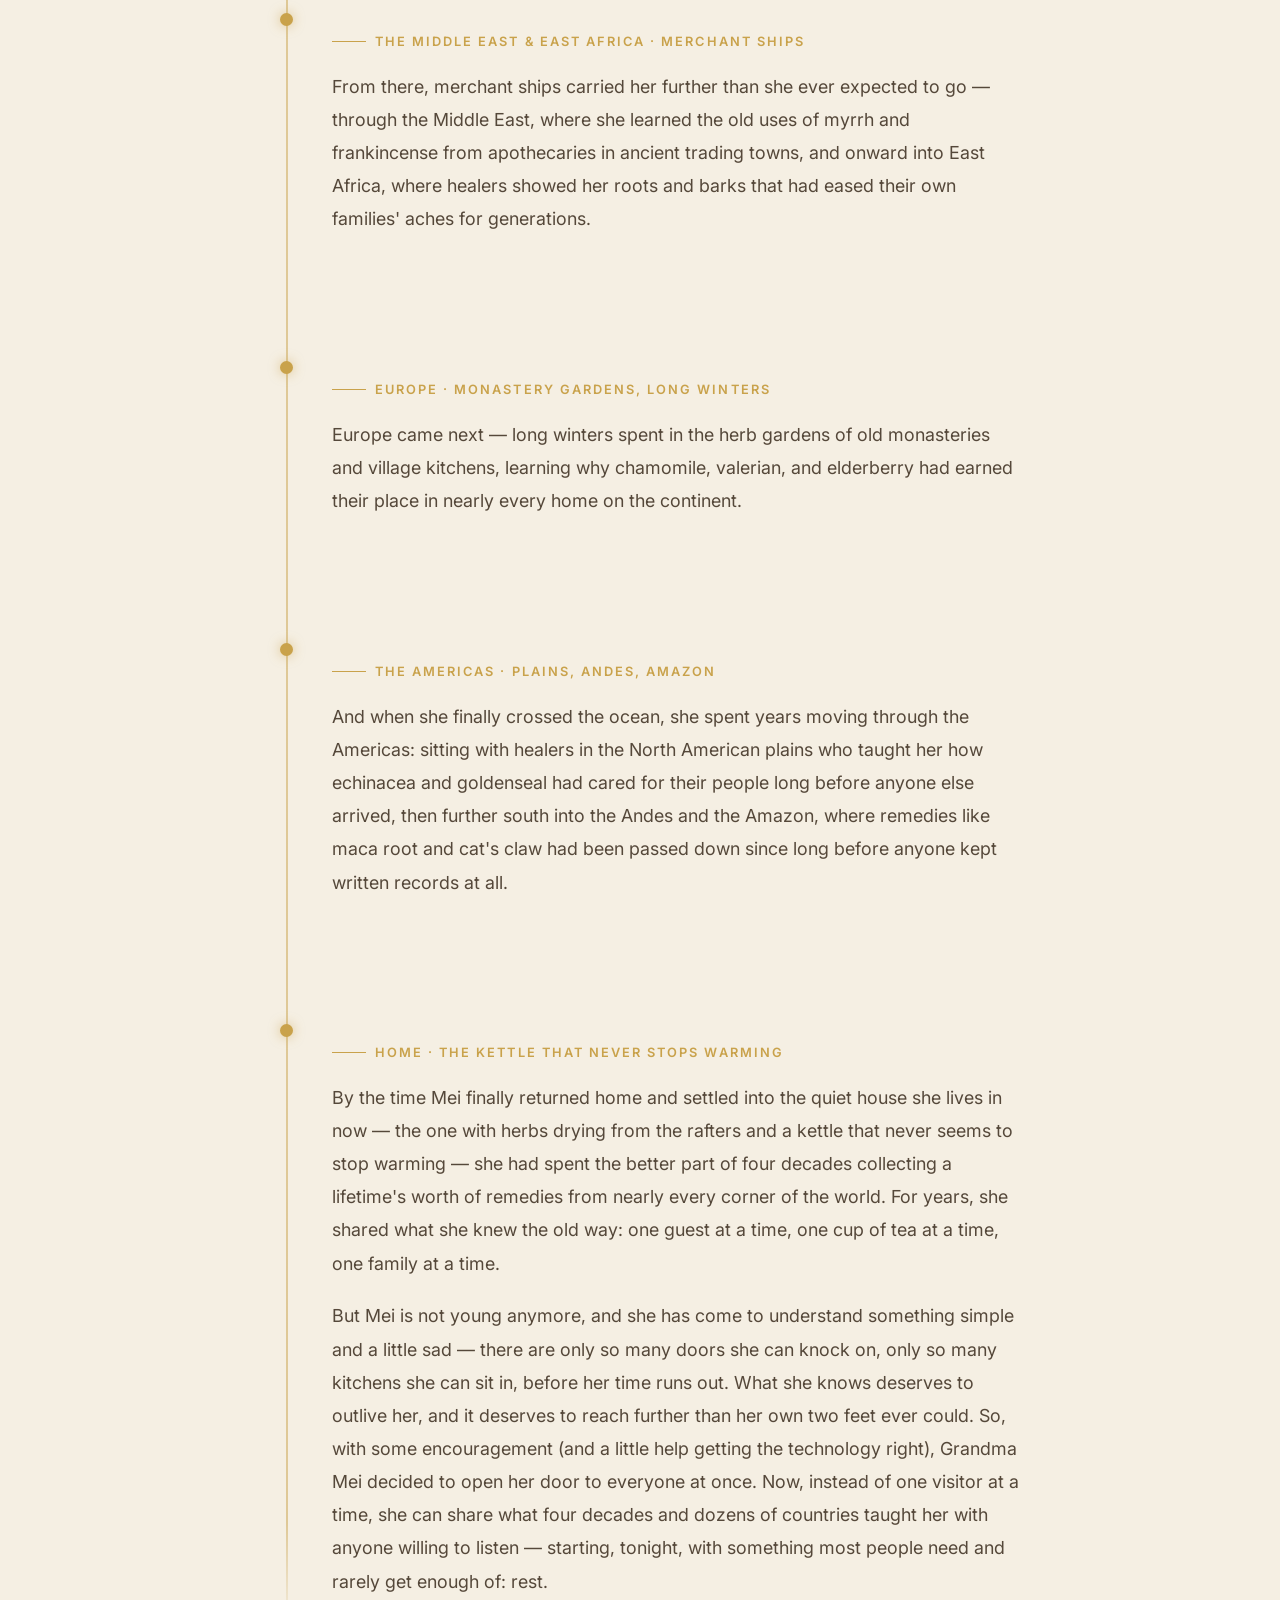
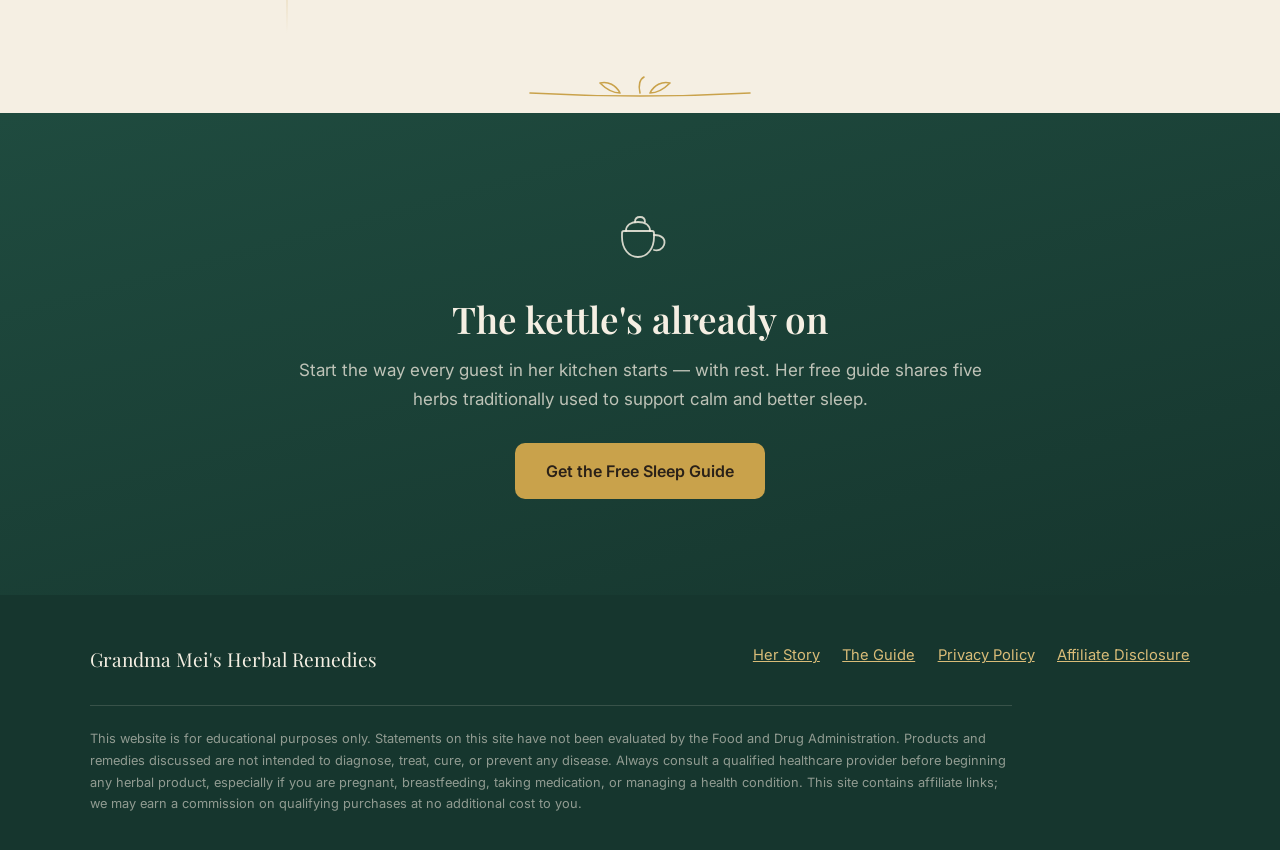
<file: story.html>
<!DOCTYPE html>
<html lang="en">
<head>
  <meta charset="UTF-8">
  <meta name="viewport" content="width=device-width, initial-scale=1.0">
  <title>Her Story — Grandma Mei's Herbal Remedies</title>
  <meta name="description" content="From a small town in southern China to healers on nearly every continent — the forty-year journey behind Grandma Mei's collected remedies.">
  <link rel="preconnect" href="https://fonts.googleapis.com">
  <link rel="preconnect" href="https://fonts.gstatic.com" crossorigin>
  <link href="https://fonts.googleapis.com/css2?family=Playfair+Display:wght@600;700&family=Inter:wght@400;500;600&display=swap" rel="stylesheet">
  <link rel="stylesheet" href="css/styles.css">
</head>
<body>

  <header class="site-header">
    <div class="container site-header__inner">
      <a href="index.html" class="brand">
        <svg class="brand__leaf" viewBox="0 0 24 24" fill="none" stroke="currentColor" stroke-width="1.6" stroke-linecap="round" aria-hidden="true">
          <path d="M12 21c-4-4-7-7.6-7-11.5C5 5.5 8 3 12 3s7 2.5 7 6.5C19 13.4 16 17 12 21z"/><path d="M12 21V8"/>
          <path d="M12 12c1.5-1 3-1.4 4.5-1.2M12 15c-1.5-1-3-1.4-4.5-1.2"/>
        </svg>
        Grandma Mei
      </a>
      <button class="nav-toggle" aria-label="Toggle navigation" aria-expanded="false">
        <span></span><span></span><span></span>
      </button>
      <nav class="site-nav" aria-label="Main navigation">
        <a class="link-underline" href="story.html" aria-current="page">Her Story</a>
        <a class="link-underline" href="ebook.html">The Guide</a>
        <a class="btn btn--gold" href="index.html#free-guide">Get the Free Guide</a>
      </nav>
    </div>
  </header>

  <main>
    <!-- ================= Story hero ================= -->
    <div class="story-hero container container--narrow">
      <p class="eyebrow reveal">Her Story</p>
      <h1 class="reveal" style="--reveal-delay: 80ms;">One cup of tea at a time</h1>
      <p class="muted reveal" style="--reveal-delay: 160ms; margin-top: 1rem; font-size: 1.1rem;">Forty years, dozens of countries, and a lifetime of remedies — gathered the slow way, and shared the same.</p>
    </div>

    <div class="divider reveal" data-draw aria-hidden="true">
      <svg viewBox="0 0 240 40">
        <path d="M10 20 Q 120 14, 230 20"/>
        <path d="M120 20 C 114 12, 114 6, 120 2 C 126 6, 126 12, 120 20"/>
      </svg>
    </div>

    <!-- ================= Journey ================= -->
    <div class="journey container container--narrow">

      <section class="story-section reveal">
        <span class="story-section__label">Southern China · Where it began</span>
        <p>Long before she had a face people recognized from a screen, Mei was a girl from a small town in southern China who spent more hours in her grandmother's herb garden than in the schoolyard. She learned early that a cup steeped the right way could ease a fever, that a root simmered long enough could settle a shaking cough, and that most of what a family needed to stay well was already growing quietly nearby — if someone still remembered how to use it.</p>
      </section>

      <section class="story-section reveal">
        <span class="story-section__label">Central Asia &amp; India · The old trade roads</span>
        <p>When she came of age, Mei did something few women of her village dared to do: she left. Not to escape, but to learn. She followed the old trade roads west through the mountains and deserts of Central Asia, sitting for weeks at a time with healers who taught her how dried roots and bitter barks could be coaxed into medicine. In northern India, she apprenticed under an Ayurvedic physician who showed her how turmeric, ashwagandha, and holy basil were not just spices but a whole system for keeping a body in balance — knowledge she carried with her for the rest of her life.</p>
      </section>

      <section class="story-section reveal">
        <span class="story-section__label">Southeast Asia · Leaves she'd never seen at home</span>
        <p>She continued south and east through Southeast Asia, trading remedies with village healers who taught her their uses for ginger, galangal, and dozens of leaves and roots she'd never seen at home.</p>
      </section>

      <section class="story-section reveal">
        <span class="story-section__label">The Middle East &amp; East Africa · Merchant ships</span>
        <p>From there, merchant ships carried her further than she ever expected to go — through the Middle East, where she learned the old uses of myrrh and frankincense from apothecaries in ancient trading towns, and onward into East Africa, where healers showed her roots and barks that had eased their own families' aches for generations.</p>
      </section>

      <section class="story-section reveal">
        <span class="story-section__label">Europe · Monastery gardens, long winters</span>
        <p>Europe came next — long winters spent in the herb gardens of old monasteries and village kitchens, learning why chamomile, valerian, and elderberry had earned their place in nearly every home on the continent.</p>
      </section>

      <section class="story-section reveal">
        <span class="story-section__label">The Americas · Plains, Andes, Amazon</span>
        <p>And when she finally crossed the ocean, she spent years moving through the Americas: sitting with healers in the North American plains who taught her how echinacea and goldenseal had cared for their people long before anyone else arrived, then further south into the Andes and the Amazon, where remedies like maca root and cat's claw had been passed down since long before anyone kept written records at all.</p>
      </section>

      <section class="story-section reveal">
        <span class="story-section__label">Home · The kettle that never stops warming</span>
        <p>By the time Mei finally returned home and settled into the quiet house she lives in now — the one with herbs drying from the rafters and a kettle that never seems to stop warming — she had spent the better part of four decades collecting a lifetime's worth of remedies from nearly every corner of the world. For years, she shared what she knew the old way: one guest at a time, one cup of tea at a time, one family at a time.</p>
        <p>But Mei is not young anymore, and she has come to understand something simple and a little sad — there are only so many doors she can knock on, only so many kitchens she can sit in, before her time runs out. What she knows deserves to outlive her, and it deserves to reach further than her own two feet ever could. So, with some encouragement (and a little help getting the technology right), Grandma Mei decided to open her door to everyone at once. Now, instead of one visitor at a time, she can share what four decades and dozens of countries taught her with anyone willing to listen — starting, tonight, with something most people need and rarely get enough of: rest.</p>
      </section>

    </div>

    <div class="divider reveal" data-draw aria-hidden="true">
      <svg viewBox="0 0 240 40">
        <path d="M10 20 Q 120 26, 230 20"/>
        <path d="M100 20 C 96 12, 88 8, 80 10 C 86 16, 92 20, 100 20 M130 20 C 134 12, 142 8, 150 10 C 144 16, 138 20, 130 20"/>
        <path d="M120 20 C 118 12, 120 6, 124 4"/>
      </svg>
    </div>

    <!-- ================= Closing CTA ================= -->
    <section class="band">
      <div class="container" style="text-align:center; max-width: 42em;">
        <div class="steam-scene" aria-hidden="true">
          <svg class="steam steam--on-jade" viewBox="0 0 60 90">
            <path d="M30 85 C 22 70, 38 60, 30 45 C 24 33, 34 25, 30 12"/>
            <path d="M20 85 C 14 72, 27 62, 21 48 C 16 37, 25 28, 21 16"/>
            <path d="M41 85 C 35 71, 47 61, 40 46 C 35 36, 44 27, 40 14"/>
          </svg>
          <!-- Simple ink-line teapot -->
          <svg width="72" height="56" viewBox="0 0 72 56" fill="none" stroke="rgba(245,239,227,0.85)" stroke-width="1.8" stroke-linecap="round" stroke-linejoin="round">
            <path d="M20 22 h28 a2 2 0 0 1 2 2 v4 c0 12-7 20-16 20 s-16-8-16-20 v-4 a2 2 0 0 1 2-2z"/>
            <path d="M50 26 c8 0 12 4 10 10 c-1.5 4.5-6 6-10 5"/>
            <path d="M22 22 c0-6 5-9 12-9 s12 3 12 9"/>
            <path d="M31 13 c0-3 2-5 5-5 s5 2 5 5"/>
          </svg>
        </div>
        <h2 class="reveal" style="margin-top: 1.4rem;">The kettle's already on</h2>
        <p class="muted reveal" style="--reveal-delay: 100ms; margin-top: 0.9rem;">Start the way every guest in her kitchen starts — with rest. Her free guide shares five herbs traditionally used to support calm and better sleep.</p>
        <div class="reveal" style="--reveal-delay: 200ms; margin-top: 1.8rem;">
          <a class="btn btn--gold" href="index.html#free-guide">Get the Free Sleep Guide</a>
        </div>
      </div>
    </section>
  </main>

  <footer class="site-footer">
    <div class="container">
      <div class="site-footer__grid">
        <div class="site-footer__brand">Grandma Mei's Herbal Remedies</div>
        <nav class="site-footer__links" aria-label="Footer navigation">
          <a href="story.html">Her Story</a>
          <a href="ebook.html">The Guide</a>
          <a href="privacy.html">Privacy Policy</a>
          <a href="privacy.html#affiliate-disclosure">Affiliate Disclosure</a>
        </nav>
      </div>
      <p class="site-footer__disclaimer">This website is for educational purposes only. Statements on this site have not been evaluated by the Food and Drug Administration. Products and remedies discussed are not intended to diagnose, treat, cure, or prevent any disease. Always consult a qualified healthcare provider before beginning any herbal product, especially if you are pregnant, breastfeeding, taking medication, or managing a health condition. This site contains affiliate links; we may earn a commission on qualifying purchases at no additional cost to you.</p>
    </div>
  </footer>

  <script src="js/main.js" defer></script>
</body>
</html>
</file>
<file: css/styles.css>
/* ==========================================================================
   Grandma Mei's Herbal Remedies — Design System
   Palette: deep jade / antique gold / warm parchment / warm ink / burgundy
   ========================================================================== */

:root {
  --jade: #1F4B3F;
  --jade-dark: #16362E;
  --jade-light: #2E6353;
  --gold: #C9A24B;
  --gold-soft: #D9BC78;
  --parchment: #F5EFE3;
  --parchment-deep: #EDE4D1;
  --ink: #2A2118;
  --ink-soft: #55483A;
  --burgundy: #6E2A2A;

  --font-serif: 'Playfair Display', Georgia, 'Times New Roman', serif;
  --font-sans: 'Inter', -apple-system, BlinkMacSystemFont, 'Segoe UI', sans-serif;

  --shadow-soft: 0 2px 12px rgba(42, 33, 24, 0.08);
  --shadow-lift: 0 10px 30px rgba(42, 33, 24, 0.14), 0 0 24px rgba(201, 162, 75, 0.18);
  --radius: 10px;
  --transition: 320ms cubic-bezier(0.25, 0.6, 0.3, 1);
}

/* ---------- Reset & base ---------- */
*, *::before, *::after { box-sizing: border-box; margin: 0; padding: 0; }

html { scroll-behavior: smooth; }

body {
  font-family: var(--font-sans);
  font-size: 1.0625rem;
  line-height: 1.7;
  color: var(--ink);
  background-color: var(--parchment);
  background-image:
    radial-gradient(ellipse at 20% 10%, rgba(201, 162, 75, 0.05), transparent 55%),
    radial-gradient(ellipse at 85% 90%, rgba(31, 75, 63, 0.045), transparent 55%);
  background-attachment: fixed;
  -webkit-font-smoothing: antialiased;
}

img { max-width: 100%; display: block; }

h1, h2, h3, h4 {
  font-family: var(--font-serif);
  font-weight: 600;
  line-height: 1.25;
  color: var(--jade);
}

h1 { font-size: clamp(2.1rem, 5.5vw, 3.4rem); }
h2 { font-size: clamp(1.6rem, 4vw, 2.3rem); }
h3 { font-size: clamp(1.25rem, 3vw, 1.5rem); }

p + p { margin-top: 1.1em; }

a { color: var(--jade); }

/* Slow-drawing gold underline on text links */
.link-underline {
  position: relative;
  text-decoration: none;
  color: var(--jade);
}
.link-underline::after {
  content: '';
  position: absolute;
  left: 0; bottom: -2px;
  width: 100%; height: 1.5px;
  background: var(--gold);
  transform: scaleX(0);
  transform-origin: left center;
  transition: transform 450ms cubic-bezier(0.25, 0.6, 0.3, 1);
}
.link-underline:hover::after,
.link-underline:focus-visible::after { transform: scaleX(1); }

.container {
  width: min(1100px, 92%);
  margin-inline: auto;
}
.container--narrow { width: min(760px, 92%); }

section { padding: clamp(3.5rem, 8vw, 6rem) 0; }

.eyebrow {
  font-family: var(--font-sans);
  font-size: 0.8rem;
  font-weight: 600;
  letter-spacing: 0.18em;
  text-transform: uppercase;
  color: var(--gold);
  margin-bottom: 0.9rem;
}

.muted { color: var(--ink-soft); }

/* ---------- Buttons ---------- */
.btn {
  display: inline-block;
  font-family: var(--font-sans);
  font-weight: 600;
  font-size: 1rem;
  padding: 0.85rem 1.9rem;
  border-radius: var(--radius);
  border: 1.5px solid transparent;
  cursor: pointer;
  text-decoration: none;
  text-align: center;
  transition: transform var(--transition), box-shadow var(--transition),
              background-color var(--transition), color var(--transition);
}
.btn:hover, .btn:focus-visible {
  transform: translateY(-3px);
  box-shadow: var(--shadow-lift);
}
.btn:active { transform: translateY(-1px); }

.btn--primary { background: var(--jade); color: var(--parchment); }
.btn--primary:hover { background: var(--jade-light); }

.btn--gold { background: var(--gold); color: var(--ink); }
.btn--gold:hover { background: var(--gold-soft); }

.btn--outline {
  background: transparent;
  color: var(--jade);
  border-color: var(--jade);
}
.btn--outline:hover { background: rgba(31, 75, 63, 0.06); }

/* ---------- Header / nav ---------- */
.site-header {
  position: sticky;
  top: 0;
  z-index: 50;
  background: rgba(245, 239, 227, 0.92);
  backdrop-filter: blur(8px);
  border-bottom: 1px solid rgba(201, 162, 75, 0.35);
}
.site-header__inner {
  display: flex;
  align-items: center;
  justify-content: space-between;
  padding: 0.9rem 0;
}
.brand {
  font-family: var(--font-serif);
  font-size: 1.35rem;
  font-weight: 700;
  color: var(--jade);
  text-decoration: none;
  display: flex;
  align-items: center;
  gap: 0.5rem;
}
.brand__leaf { width: 22px; height: 22px; flex: none; }

.site-nav { display: flex; gap: 1.6rem; align-items: center; }
.site-nav a {
  font-size: 0.95rem;
  font-weight: 500;
}
.site-nav .btn { padding: 0.55rem 1.2rem; font-size: 0.9rem; }

/* Mobile nav */
.nav-toggle {
  display: none;
  background: none;
  border: none;
  cursor: pointer;
  padding: 0.4rem;
}
.nav-toggle span {
  display: block;
  width: 24px; height: 2px;
  background: var(--jade);
  margin: 5px 0;
  transition: transform 250ms ease, opacity 250ms ease;
}

@media (max-width: 720px) {
  .nav-toggle { display: block; }
  .site-nav {
    position: absolute;
    top: 100%; left: 0; right: 0;
    flex-direction: column;
    gap: 1.1rem;
    background: var(--parchment);
    border-bottom: 1px solid rgba(201, 162, 75, 0.35);
    padding: 1.4rem 0 1.8rem;
    display: none;
  }
  .site-nav.is-open { display: flex; }
  .nav-toggle[aria-expanded="true"] span:nth-child(1) { transform: translateY(7px) rotate(45deg); }
  .nav-toggle[aria-expanded="true"] span:nth-child(2) { opacity: 0; }
  .nav-toggle[aria-expanded="true"] span:nth-child(3) { transform: translateY(-7px) rotate(-45deg); }
}

/* ---------- Hero ---------- */
.hero {
  position: relative;
  overflow: hidden;
  padding: clamp(3rem, 7vw, 5.5rem) 0;
}
.hero__grid {
  display: grid;
  grid-template-columns: 1.05fr 0.95fr;
  gap: clamp(2rem, 5vw, 4rem);
  align-items: center;
}
@media (max-width: 820px) {
  .hero__grid { grid-template-columns: 1fr; }
}
.hero__title { margin-bottom: 1.1rem; }
.hero__lede {
  font-size: 1.15rem;
  color: var(--ink-soft);
  margin-bottom: 1.8rem;
  max-width: 34em;
}
.hero__ctas { display: flex; flex-wrap: wrap; gap: 0.9rem; }

/* Portrait frame */
.portrait-frame {
  position: relative;
  border-radius: var(--radius);
  overflow: hidden;
  box-shadow: 0 18px 50px rgba(42, 33, 24, 0.22);
  border: 1px solid rgba(201, 162, 75, 0.5);
  background: var(--parchment-deep);
  aspect-ratio: 4 / 5;
}
.portrait-frame::after {
  content: '';
  position: absolute; inset: 0;
  background: radial-gradient(ellipse at 50% 35%, transparent 55%, rgba(42, 33, 24, 0.18));
  pointer-events: none;
}
.portrait-placeholder {
  position: absolute; inset: 0;
  display: flex;
  flex-direction: column;
  align-items: center;
  justify-content: center;
  gap: 0.8rem;
  color: var(--ink-soft);
  font-size: 0.9rem;
  text-align: center;
  padding: 1.5rem;
  background:
    linear-gradient(160deg, rgba(31, 75, 63, 0.12), rgba(201, 162, 75, 0.12));
}

/* ---------- Ambient dust motes (hero) ---------- */
.motes {
  position: absolute; inset: 0;
  pointer-events: none;
  overflow: hidden;
}
.mote {
  position: absolute;
  bottom: -12px;
  width: 5px; height: 5px;
  border-radius: 50%;
  background: radial-gradient(circle, rgba(217, 188, 120, 0.85), rgba(217, 188, 120, 0));
  opacity: 0;
  animation: mote-drift linear infinite;
}
@keyframes mote-drift {
  0%   { transform: translate(0, 0) scale(0.8); opacity: 0; }
  12%  { opacity: 0.55; }
  85%  { opacity: 0.3; }
  100% { transform: translate(var(--drift-x, 30px), -110vh) scale(1.15); opacity: 0; }
}

/* ---------- Steam animation ---------- */
.steam-scene { position: relative; display: inline-block; }
.steam {
  position: absolute;
  left: 50%;
  bottom: 92%;
  transform: translateX(-50%);
  width: 60px; height: 90px;
  pointer-events: none;
}
.steam path {
  fill: none;
  stroke-width: 7;
  stroke-linecap: round;
  opacity: 0;
  animation: steam-rise 5s ease-in-out infinite;
}
.steam--on-parchment path { stroke: rgba(85, 72, 58, 0.28); }
.steam--on-jade path { stroke: rgba(245, 239, 227, 0.35); }
.steam path:nth-child(2) { animation-delay: 1.6s; }
.steam path:nth-child(3) { animation-delay: 3.2s; }
@keyframes steam-rise {
  0%   { opacity: 0; transform: translateY(14px) scaleX(1); }
  25%  { opacity: 0.75; }
  60%  { opacity: 0.4; }
  100% { opacity: 0; transform: translateY(-38px) scaleX(1.35); }
}

/* ---------- Botanical self-drawing dividers ---------- */
.divider {
  display: flex;
  justify-content: center;
  padding: 0.5rem 0 0;
}
.divider svg { width: min(240px, 60%); height: auto; overflow: visible; }
.divider path {
  fill: none;
  stroke: var(--gold);
  stroke-width: 1.6;
  stroke-linecap: round;
  stroke-linejoin: round;
}
.divider[data-draw] path {
  stroke-dasharray: var(--path-len, 600);
  stroke-dashoffset: var(--path-len, 600);
}
.divider[data-draw].is-drawn path {
  animation: draw-line 1600ms ease-out forwards;
}
.divider[data-draw].is-drawn path:nth-child(2) { animation-delay: 250ms; }
.divider[data-draw].is-drawn path:nth-child(3) { animation-delay: 480ms; }
@keyframes draw-line { to { stroke-dashoffset: 0; } }

/* ---------- Scroll reveals ---------- */
.reveal {
  opacity: 0;
  transform: translateY(22px);
  transition: opacity 550ms ease-out, transform 550ms ease-out;
  transition-delay: var(--reveal-delay, 0ms);
  will-change: opacity, transform;
}
.reveal.is-visible { opacity: 1; transform: translateY(0); }

/* ---------- Cards ---------- */
.card-grid {
  display: grid;
  grid-template-columns: repeat(auto-fit, minmax(230px, 1fr));
  gap: 1.4rem;
  margin-top: 2.2rem;
}
.card {
  background: rgba(255, 252, 245, 0.75);
  border: 1px solid rgba(201, 162, 75, 0.35);
  border-radius: var(--radius);
  padding: 1.7rem 1.5rem;
  box-shadow: var(--shadow-soft);
  transition: transform var(--transition), box-shadow var(--transition);
}
.card:hover { transform: translateY(-4px); box-shadow: var(--shadow-lift); }
.card h3 { margin-bottom: 0.6rem; font-size: 1.18rem; }
.card p { font-size: 0.96rem; color: var(--ink-soft); }
.card__icon { width: 34px; height: 34px; margin-bottom: 0.9rem; color: var(--gold); }

/* ---------- Product cards (catalog-ready: add more products later) ---------- */
.product-grid {
  display: grid;
  grid-template-columns: repeat(auto-fit, minmax(280px, 1fr));
  gap: 1.6rem;
  margin-top: 2.2rem;
}
.product-card {
  display: flex;
  flex-direction: column;
  background: rgba(255, 252, 245, 0.8);
  border: 1px solid rgba(201, 162, 75, 0.4);
  border-radius: var(--radius);
  overflow: hidden;
  box-shadow: var(--shadow-soft);
  transition: transform var(--transition), box-shadow var(--transition);
}
.product-card:hover { transform: translateY(-4px); box-shadow: var(--shadow-lift); }
.product-card__media {
  aspect-ratio: 16 / 10;
  background: linear-gradient(160deg, rgba(31, 75, 63, 0.14), rgba(201, 162, 75, 0.14));
  display: flex;
  align-items: center;
  justify-content: center;
  color: var(--ink-soft);
  font-size: 0.85rem;
}
.product-card__body { padding: 1.5rem 1.5rem 1.7rem; display: flex; flex-direction: column; gap: 0.6rem; flex: 1; }
.product-card__body .btn { margin-top: auto; align-self: flex-start; }
.product-card__price {
  font-family: var(--font-serif);
  font-size: 1.25rem;
  color: var(--gold);
}
.product-card--soon { opacity: 0.75; }
.product-card__badge {
  align-self: flex-start;
  font-size: 0.72rem;
  font-weight: 600;
  letter-spacing: 0.12em;
  text-transform: uppercase;
  color: var(--burgundy);
  background: rgba(110, 42, 42, 0.09);
  border: 1px solid rgba(110, 42, 42, 0.25);
  border-radius: 99px;
  padding: 0.15rem 0.7rem;
}

/* ---------- Jade band sections ---------- */
.band {
  background: linear-gradient(165deg, var(--jade) 0%, var(--jade-dark) 100%);
  color: var(--parchment);
}
.band h2, .band h3 { color: var(--parchment); }
.band .eyebrow { color: var(--gold-soft); }
.band .muted { color: rgba(245, 239, 227, 0.75); }

/* ---------- Email capture inline ---------- */
.email-capture { max-width: 560px; }
.embed-placeholder {
  border: 1.5px dashed rgba(201, 162, 75, 0.65);
  border-radius: var(--radius);
  padding: 1.6rem;
  text-align: center;
  font-size: 0.92rem;
  color: inherit;
  opacity: 0.85;
  background: rgba(201, 162, 75, 0.07);
  margin-top: 1.3rem;
}

/* ---------- Modal ---------- */
.modal-overlay {
  position: fixed; inset: 0;
  z-index: 100;
  background: rgba(42, 33, 24, 0.55);
  display: flex;
  align-items: center;
  justify-content: center;
  padding: 1.2rem;
  opacity: 0;
  visibility: hidden;
  transition: opacity 320ms ease, visibility 0s linear 320ms;
}
.modal-overlay.is-open {
  opacity: 1;
  visibility: visible;
  transition-delay: 0s;
}
.modal {
  background: var(--parchment);
  border: 1px solid rgba(201, 162, 75, 0.5);
  border-radius: var(--radius);
  box-shadow: 0 24px 70px rgba(42, 33, 24, 0.35);
  max-width: 460px;
  width: 100%;
  padding: 2.4rem 2.2rem 2.2rem;
  position: relative;
  text-align: center;
  transform: scale(0.94) translateY(10px);
  transition: transform 340ms cubic-bezier(0.25, 0.6, 0.3, 1);
}
.modal-overlay.is-open .modal { transform: scale(1) translateY(0); }
.modal h2 { font-size: 1.55rem; margin-bottom: 0.7rem; }
.modal p { font-size: 0.98rem; color: var(--ink-soft); }
.modal__close {
  position: absolute;
  top: 0.8rem; right: 0.9rem;
  background: none;
  border: none;
  font-size: 1.5rem;
  line-height: 1;
  color: var(--ink-soft);
  cursor: pointer;
  padding: 0.3rem;
  transition: color var(--transition), transform var(--transition);
}
.modal__close:hover { color: var(--burgundy); transform: rotate(90deg); }
.modal__leaf { width: 38px; height: 38px; margin: 0 auto 0.9rem; color: var(--gold); }

/* ---------- Story page ---------- */
.story-hero {
  text-align: center;
  padding: clamp(3.5rem, 9vw, 6rem) 0 clamp(2rem, 5vw, 3rem);
}
.story-section { padding: clamp(2.6rem, 6vw, 4.2rem) 0; }
.story-section__label {
  display: inline-flex;
  align-items: center;
  gap: 0.55rem;
  font-size: 0.8rem;
  font-weight: 600;
  letter-spacing: 0.16em;
  text-transform: uppercase;
  color: var(--gold);
  margin-bottom: 1.1rem;
}
.story-section__label::before {
  content: '';
  width: 34px; height: 1.5px;
  background: var(--gold);
}
.story-section p {
  font-size: 1.12rem;
  line-height: 1.85;
  color: var(--ink-soft);
}

/* Journey trail — decorative vertical gold line with waypoints (desktop) */
@media (min-width: 900px) {
  .journey { position: relative; }
  .journey::before {
    content: '';
    position: absolute;
    left: 26px;
    top: 2rem; bottom: 2rem;
    width: 1.5px;
    background: linear-gradient(
      to bottom,
      transparent,
      rgba(201, 162, 75, 0.5) 4%,
      rgba(201, 162, 75, 0.5) 96%,
      transparent
    );
  }
  .journey .story-section {
    position: relative;
    padding-left: 72px;
  }
  .journey .story-section::before {
    content: '';
    position: absolute;
    left: 20px;
    top: 3.6rem;
    width: 13px; height: 13px;
    border-radius: 50%;
    background: var(--parchment);
    border: 2.5px solid var(--gold);
    transition: background-color 450ms ease, box-shadow 450ms ease;
  }
  .journey .story-section.is-visible::before {
    background: var(--gold);
    box-shadow: 0 0 12px rgba(201, 162, 75, 0.6);
  }
}

/* ---------- Ebook page ---------- */
.price-tag {
  font-family: var(--font-serif);
  font-size: 2rem;
  color: var(--gold);
}
.excerpt {
  background: rgba(255, 252, 245, 0.8);
  border-left: 3px solid var(--gold);
  border-radius: 0 var(--radius) var(--radius) 0;
  padding: 1.8rem 2rem;
  box-shadow: var(--shadow-soft);
  font-size: 0.98rem;
}
.excerpt h3 { font-size: 1.3rem; }
.excerpt h4 {
  font-family: var(--font-sans);
  font-size: 0.8rem;
  letter-spacing: 0.14em;
  text-transform: uppercase;
  color: var(--gold);
  margin: 1.2rem 0 0.3rem;
}
.checklist { list-style: none; margin-top: 1.4rem; }
.checklist li {
  position: relative;
  padding-left: 2rem;
  margin-bottom: 0.85rem;
  color: var(--ink-soft);
}
.checklist li::before {
  content: '';
  position: absolute;
  left: 0; top: 0.42em;
  width: 16px; height: 16px;
  background: var(--gold);
  -webkit-mask: url("data:image/svg+xml,%3Csvg xmlns='http://www.w3.org/2000/svg' viewBox='0 0 24 24' fill='none' stroke='black' stroke-width='3' stroke-linecap='round' stroke-linejoin='round'%3E%3Cpath d='M20 6L9 17l-5-5'/%3E%3C/svg%3E") center / contain no-repeat;
  mask: url("data:image/svg+xml,%3Csvg xmlns='http://www.w3.org/2000/svg' viewBox='0 0 24 24' fill='none' stroke='black' stroke-width='3' stroke-linecap='round' stroke-linejoin='round'%3E%3Cpath d='M20 6L9 17l-5-5'/%3E%3C/svg%3E") center / contain no-repeat;
}

/* ---------- Legal page ---------- */
.legal h2 { margin-top: 2.6rem; margin-bottom: 0.8rem; font-size: 1.45rem; }
.legal h3 { margin-top: 1.6rem; margin-bottom: 0.5rem; font-size: 1.1rem; }
.legal p, .legal li { color: var(--ink-soft); font-size: 0.98rem; }
.legal ul { padding-left: 1.4rem; margin: 0.6rem 0 1rem; }
.notice {
  background: rgba(110, 42, 42, 0.07);
  border: 1px solid rgba(110, 42, 42, 0.25);
  border-radius: var(--radius);
  padding: 1.4rem 1.6rem;
  margin: 1.6rem 0;
}
.notice strong { color: var(--burgundy); }

/* ---------- Footer ---------- */
.site-footer {
  background: var(--jade-dark);
  color: rgba(245, 239, 227, 0.8);
  padding: 3rem 0 2.2rem;
  font-size: 0.92rem;
}
.site-footer a { color: var(--gold-soft); }
.site-footer__grid {
  display: flex;
  flex-wrap: wrap;
  justify-content: space-between;
  gap: 1.6rem;
  margin-bottom: 1.8rem;
}
.site-footer__brand {
  font-family: var(--font-serif);
  font-size: 1.2rem;
  color: var(--parchment);
}
.site-footer__links { display: flex; flex-wrap: wrap; gap: 1.4rem; }
.site-footer__disclaimer {
  border-top: 1px solid rgba(245, 239, 227, 0.15);
  padding-top: 1.4rem;
  font-size: 0.8rem;
  color: rgba(245, 239, 227, 0.55);
  max-width: 72em;
}

/* ---------- Reduced motion ---------- */
@media (prefers-reduced-motion: reduce) {
  html { scroll-behavior: auto; }
  *, *::before, *::after {
    animation-duration: 0.01ms !important;
    animation-iteration-count: 1 !important;
    transition-duration: 0.01ms !important;
  }
  .reveal { opacity: 1; transform: none; }
  .mote, .steam { display: none; }
  .divider[data-draw] path { stroke-dasharray: none; stroke-dashoffset: 0; }
}
</file>
